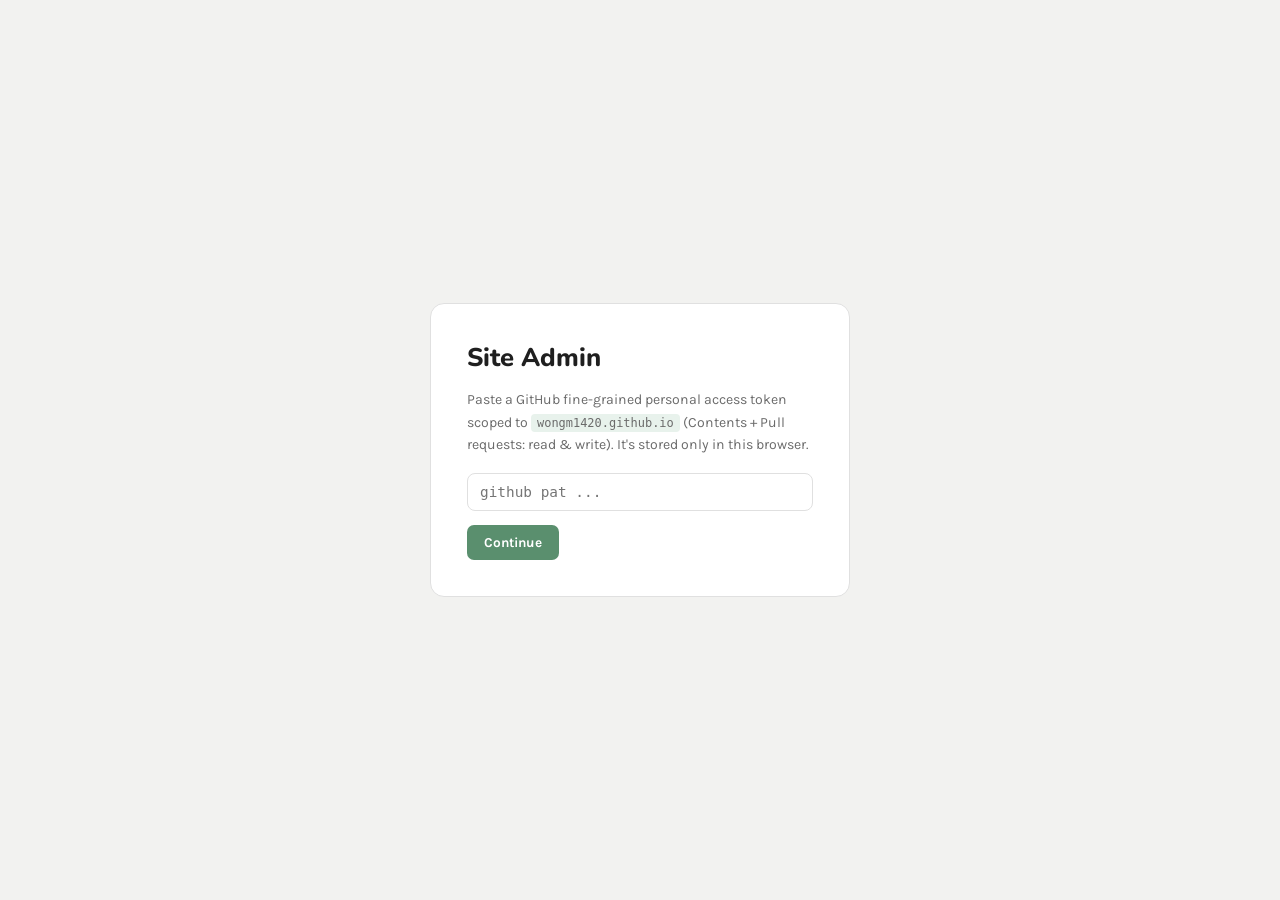
<file: admin/index.html>
<!DOCTYPE html>
<html lang="en">
<head>
  <meta charset="UTF-8" />
  <meta name="viewport" content="width=device-width, initial-scale=1.0" />
  <title>Admin · Jonathan Wong</title>
  <meta name="robots" content="noindex, nofollow">
  <link rel="preconnect" href="https://fonts.googleapis.com">
  <link href="https://fonts.googleapis.com/css2?family=Nunito:wght@400;600;700;800&family=Karla:wght@400;500;600;700&display=swap" rel="stylesheet">
  <link rel="stylesheet" href="admin.css">
</head>
<body>

  <div id="login-screen" class="login-screen">
    <div class="login-card">
      <h1>Site Admin</h1>
      <p>Paste a GitHub fine-grained personal access token scoped to <code>wongm1420.github.io</code> (Contents + Pull requests: read &amp; write). It's stored only in this browser.</p>
      <input type="password" id="token-input" placeholder="github_pat_..." autocomplete="off" />
      <button id="token-submit" class="btn btn-primary">Continue</button>
      <p id="login-error" class="error-text" hidden></p>
    </div>
  </div>

  <div id="app" class="app" hidden>
    <header class="app-header">
      <div class="app-header-title">
        <strong>Site Admin</strong>
        <span id="draft-status" class="draft-status">checking draft…</span>
      </div>
      <div class="app-header-actions">
        <button id="btn-preview" class="btn btn-secondary">Preview draft</button>
        <button id="btn-discard" class="btn btn-danger-outline">Discard draft</button>
        <button id="btn-publish" class="btn btn-primary">Publish</button>
        <button id="btn-logout" class="btn btn-ghost">Log out</button>
      </div>
    </header>

    <div class="app-body">
      <nav class="app-nav" id="app-nav"></nav>
      <main class="app-main" id="app-main">
        <p class="loading">Loading…</p>
      </main>
    </div>
  </div>

  <script src="admin.js"></script>
</body>
</html>
</file>
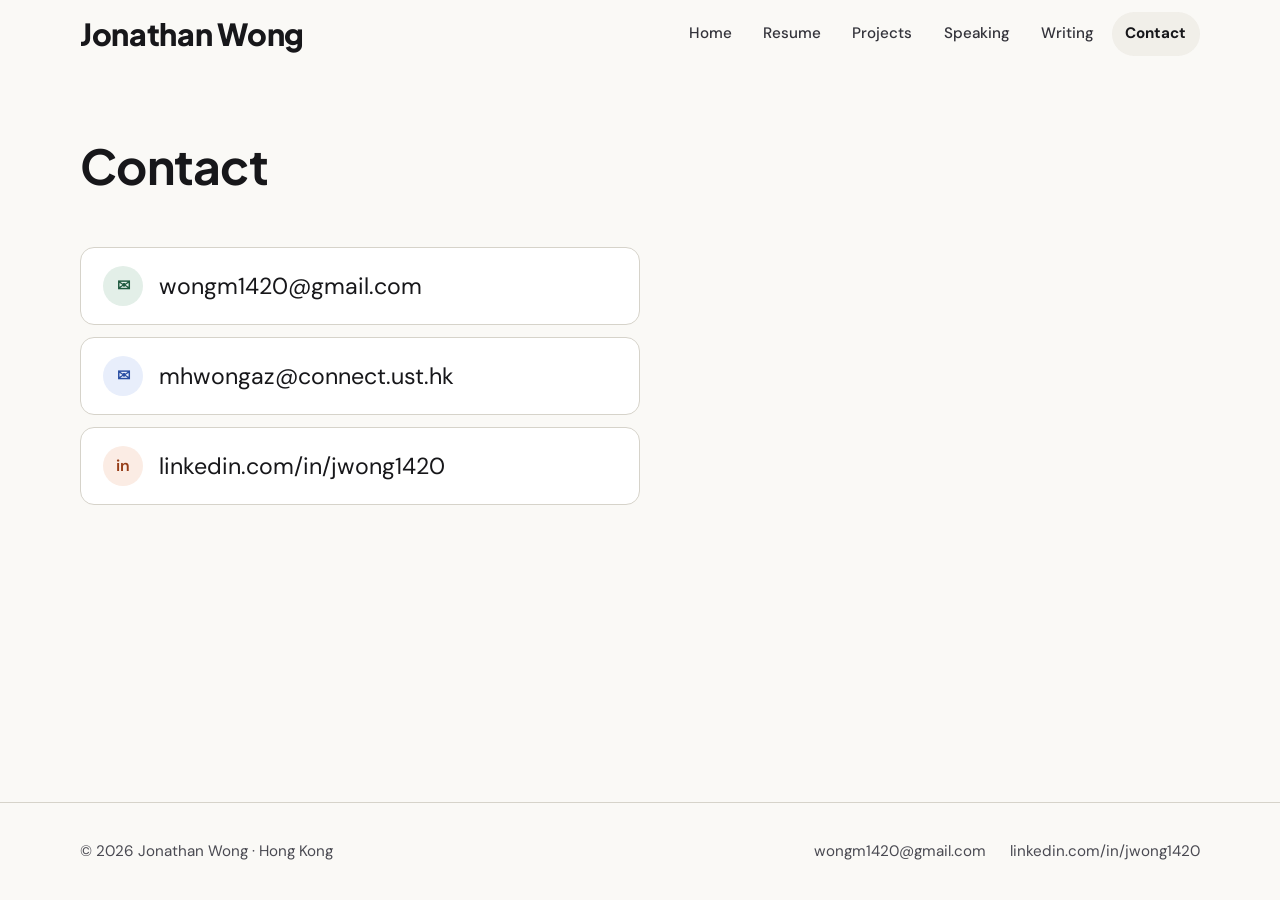
<file: contact.html>
<!DOCTYPE html>
<html lang="en">
<head>
  <meta charset="UTF-8" />
  <script>document.documentElement.classList.add("js")</script>
  <meta name="viewport" content="width=device-width, initial-scale=1.0" />
  <title>Contact — Jonathan Wong</title>
  <meta name="description" content="Get in touch with Jonathan Wong, BBA Global Business student at HKUST and co-founder of Zester, based in Hong Kong.">
  <link rel="canonical" href="https://wongm1420.github.io/contact.html">

  <!-- Open Graph -->
  <meta property="og:title" content="Contact — Jonathan Wong">
  <meta property="og:description" content="Get in touch with Jonathan Wong, BBA Global Business student at HKUST and co-founder of Zester, based in Hong Kong.">
  <meta property="og:image" content="https://wongm1420.github.io/assets/images/feature.jpg">
  <meta property="og:image:width" content="1600">
  <meta property="og:image:height" content="1066">
  <meta property="og:url" content="https://wongm1420.github.io/contact.html">
  <meta property="og:type" content="website">
  <meta property="og:site_name" content="Jonathan Wong">

  <!-- Twitter Card -->
  <meta name="twitter:card" content="summary_large_image">
  <meta name="twitter:title" content="Contact — Jonathan Wong">
  <meta name="twitter:description" content="Get in touch with Jonathan Wong, BBA Global Business student at HKUST and co-founder of Zester, based in Hong Kong.">
  <meta name="twitter:image" content="https://wongm1420.github.io/assets/images/feature.jpg">

  <link rel="preconnect" href="https://fonts.googleapis.com">
  <link rel="preconnect" href="https://fonts.gstatic.com" crossorigin>
  <meta name="theme-color" content="#faf9f6" media="(prefers-color-scheme: light)">
  <meta name="theme-color" content="#121214" media="(prefers-color-scheme: dark)">
  <link rel="icon" href="assets/images/favicon.svg" type="image/svg+xml">
  <link rel="icon" href="assets/images/favicon-32.png" type="image/png" sizes="32x32">
  <link rel="apple-touch-icon" href="assets/images/apple-touch-icon.png">
  <link href="https://fonts.googleapis.com/css2?family=DM+Sans:wght@400;500;600&family=Plus+Jakarta+Sans:wght@500;600;700;800&display=swap" rel="stylesheet">
  <link rel="stylesheet" href="assets/css/style.css">
</head>
<body data-page="contact">

  <a class="skip-link" href="#page-mount">Skip to content</a>
  <header class="site-header" id="header-mount"><div class="header-inner">
      <a class="brand" href="index.html">Jonathan Wong</a>
      <button class="nav-toggle" id="nav-toggle" aria-expanded="false" aria-controls="site-nav">Menu</button>
      <nav class="nav" id="site-nav" aria-label="Main"><ul class="nav-list"><li><a href="index.html">Home</a></li><li class="has-sub"><a href="resume.html">Resume</a><button class="sub-toggle" aria-expanded="false" aria-label="Show resume sections"></button><ul class="subnav"><li><a href="resume.html#education">Education</a></li><li><a href="resume.html#experience">Professional Experience</a></li><li><a href="resume.html#extracurriculars">Extracurriculars</a></li><li><a href="resume.html#projects">Projects</a></li><li><a href="resume.html#awards">Awards</a></li><li><a href="resume.html#publications">Works &amp; Publications</a></li><li><a href="resume.html#qualifications">Qualifications</a></li><li><a href="resume.html#volunteering">Volunteering</a></li><li><a href="resume.html#photography">Photography</a></li></ul></li><li><a href="projects.html">Projects</a></li><li><a href="speaking.html">Speaking</a></li><li><a href="writing.html">Writing</a></li><li><a href="contact.html" aria-current="page">Contact</a></li></ul></nav>
    </div></header>

  <main class="main" id="page-mount">
    <div class="page-header"><h1>Contact</h1></div>
    <section id="contact-links">
      <ul class="contact-page-list">
        <li><a href="mailto:wongm1420@gmail.com"><span class="icon">✉</span>wongm1420@gmail.com</a></li><li><a href="mailto:mhwongaz@connect.ust.hk"><span class="icon">✉</span>mhwongaz@connect.ust.hk</a></li><li><a href="https://linkedin.com/in/jwong1420"><span class="icon">in</span>linkedin.com/in/jwong1420</a></li>
      </ul>
    </section>
  </main>

  <footer class="site-footer" id="footer-mount"><div class="footer-inner">
      <span>© 2026 Jonathan Wong · Hong Kong</span>
      <ul class="footer-links"><li><a href="mailto:wongm1420@gmail.com">wongm1420@gmail.com</a></li><li><a href="https://linkedin.com/in/jwong1420" target="_blank" rel="noopener">linkedin.com/in/jwong1420</a></li></ul>
    </div></footer>

  <script src="assets/js/main.js"></script>
</body>
</html>
</file>
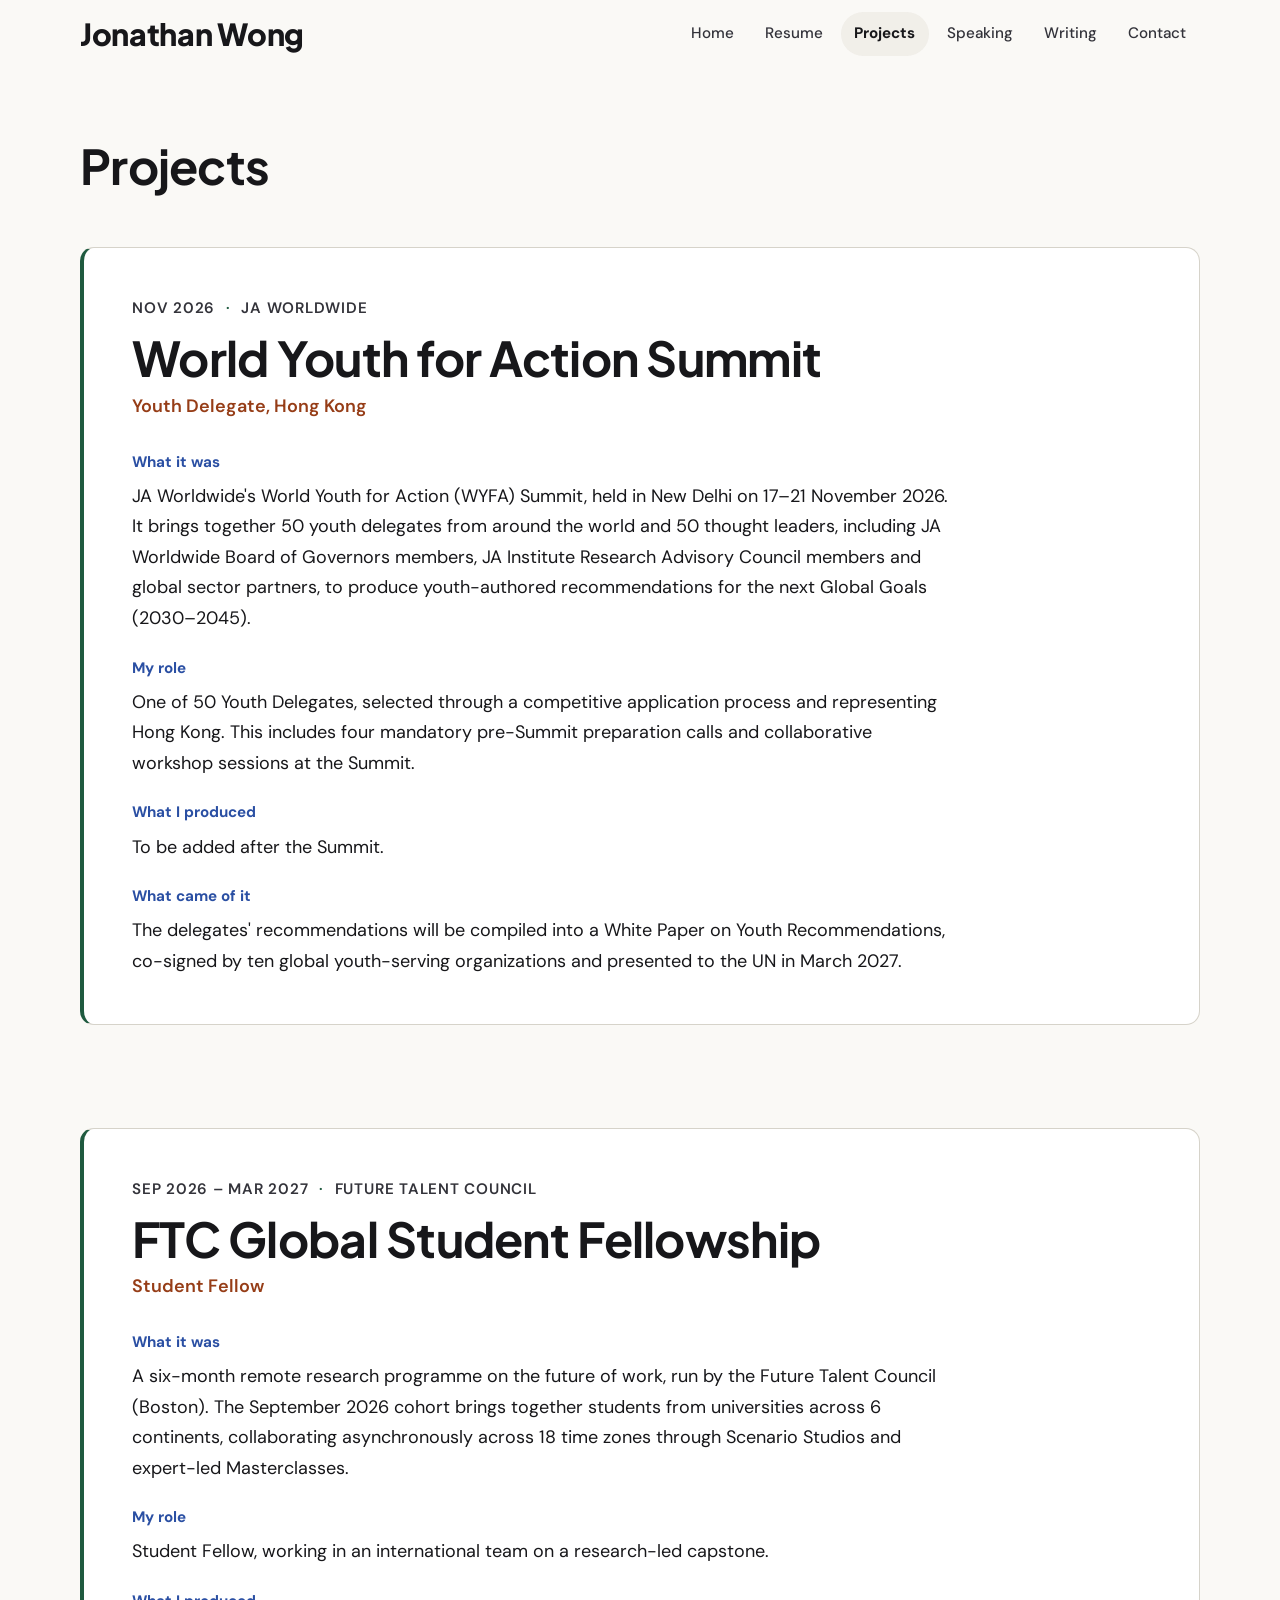
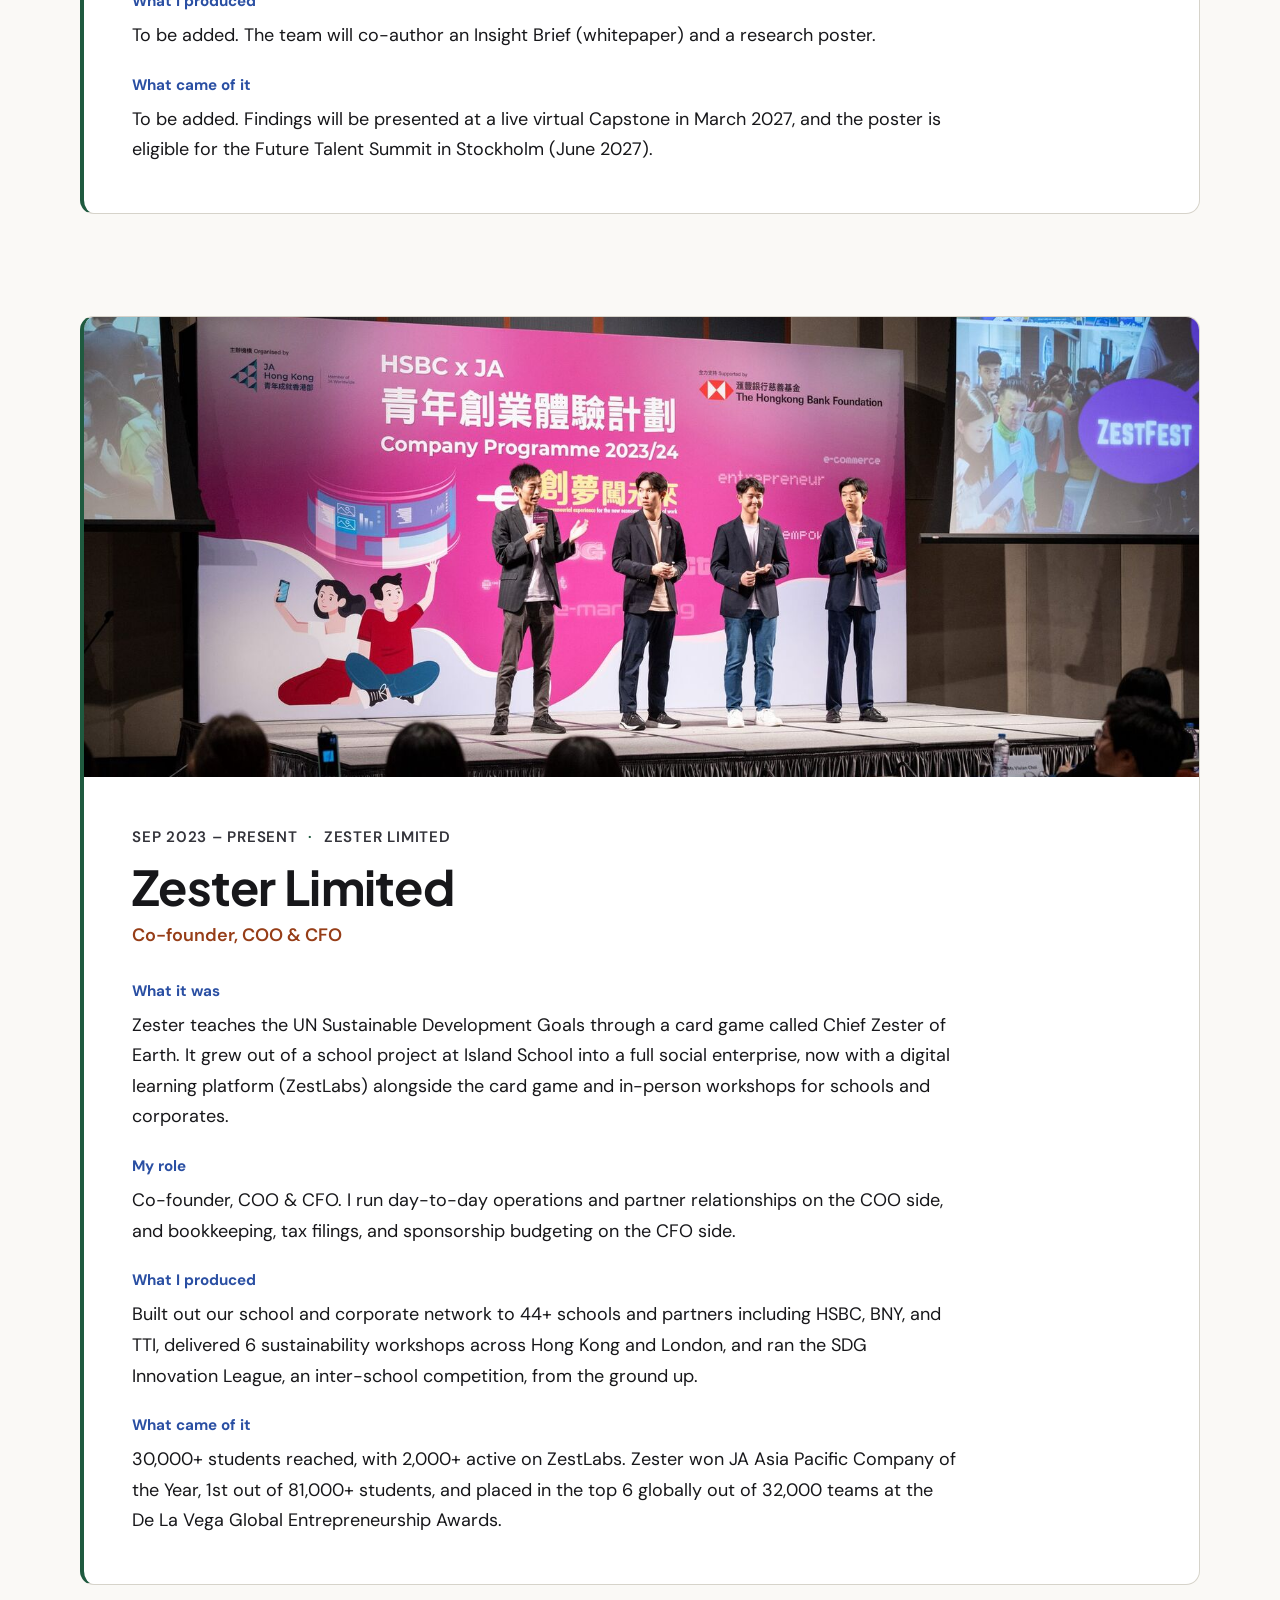
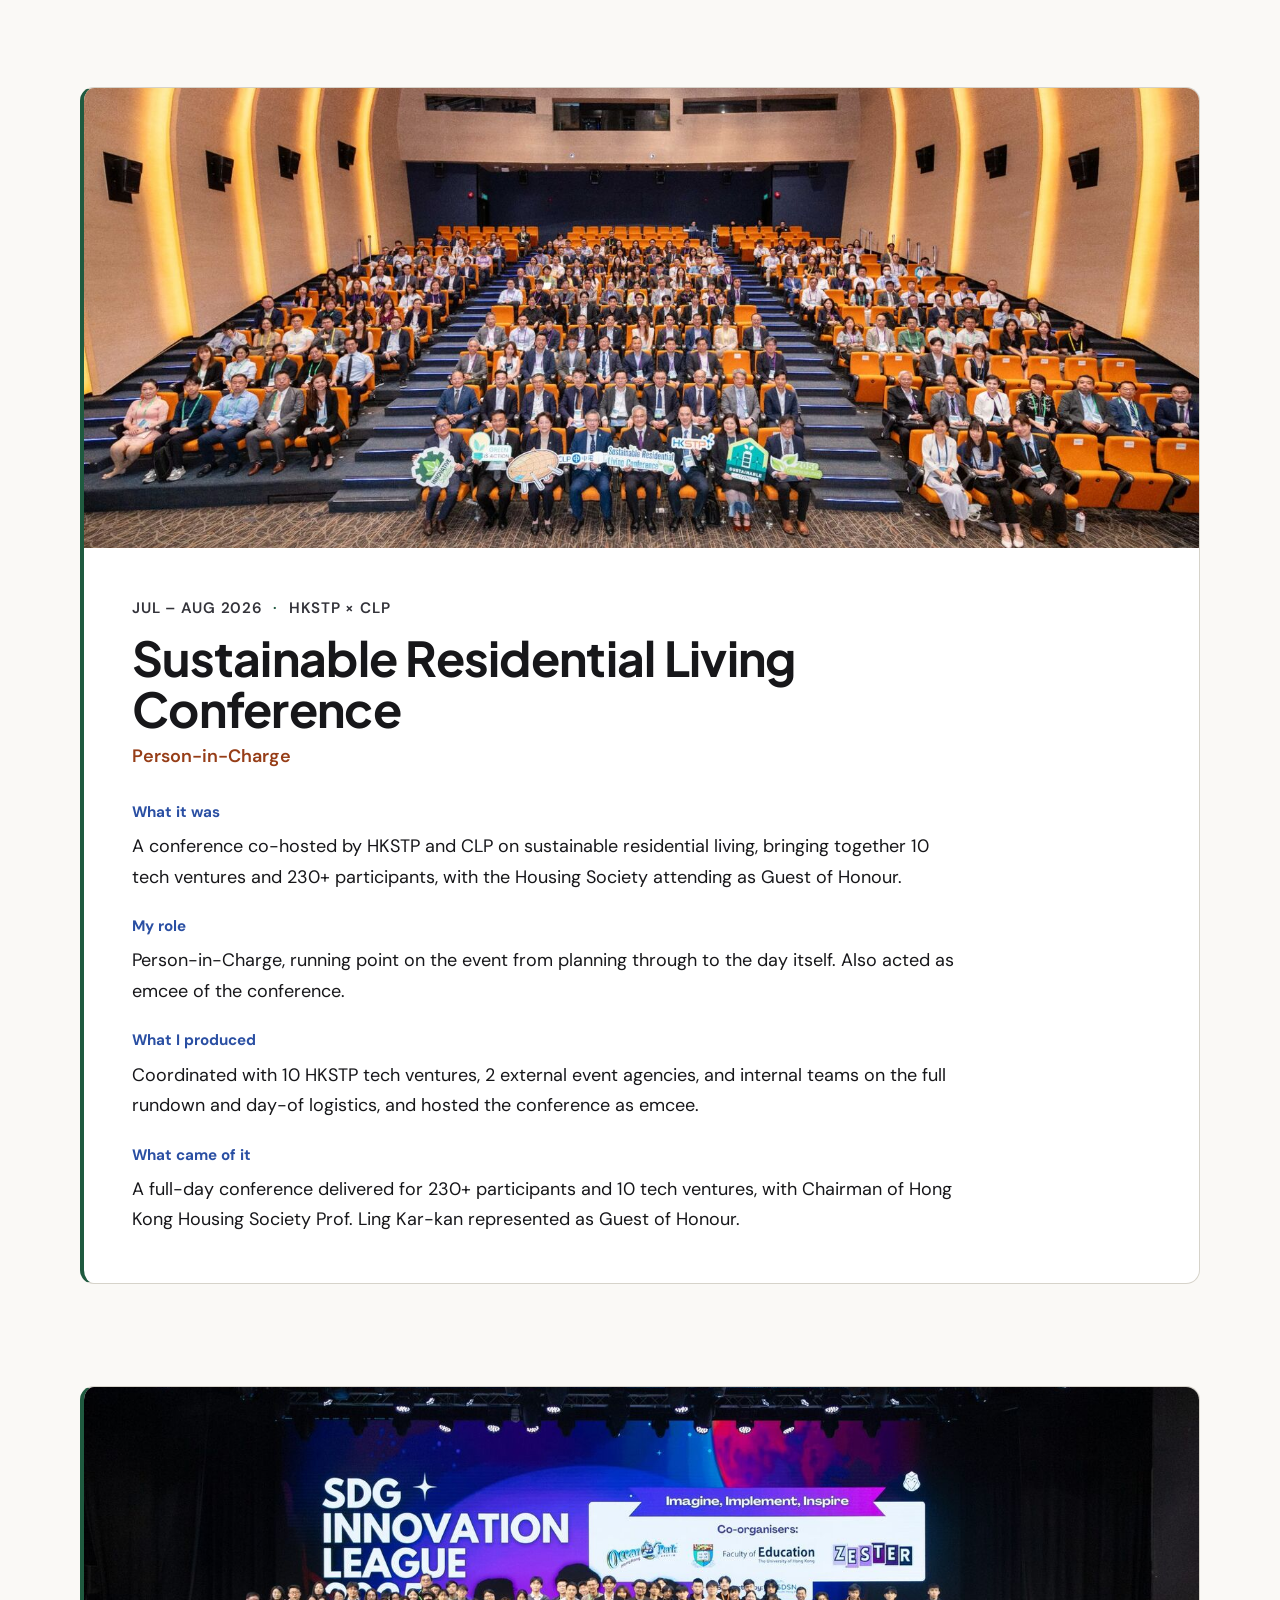
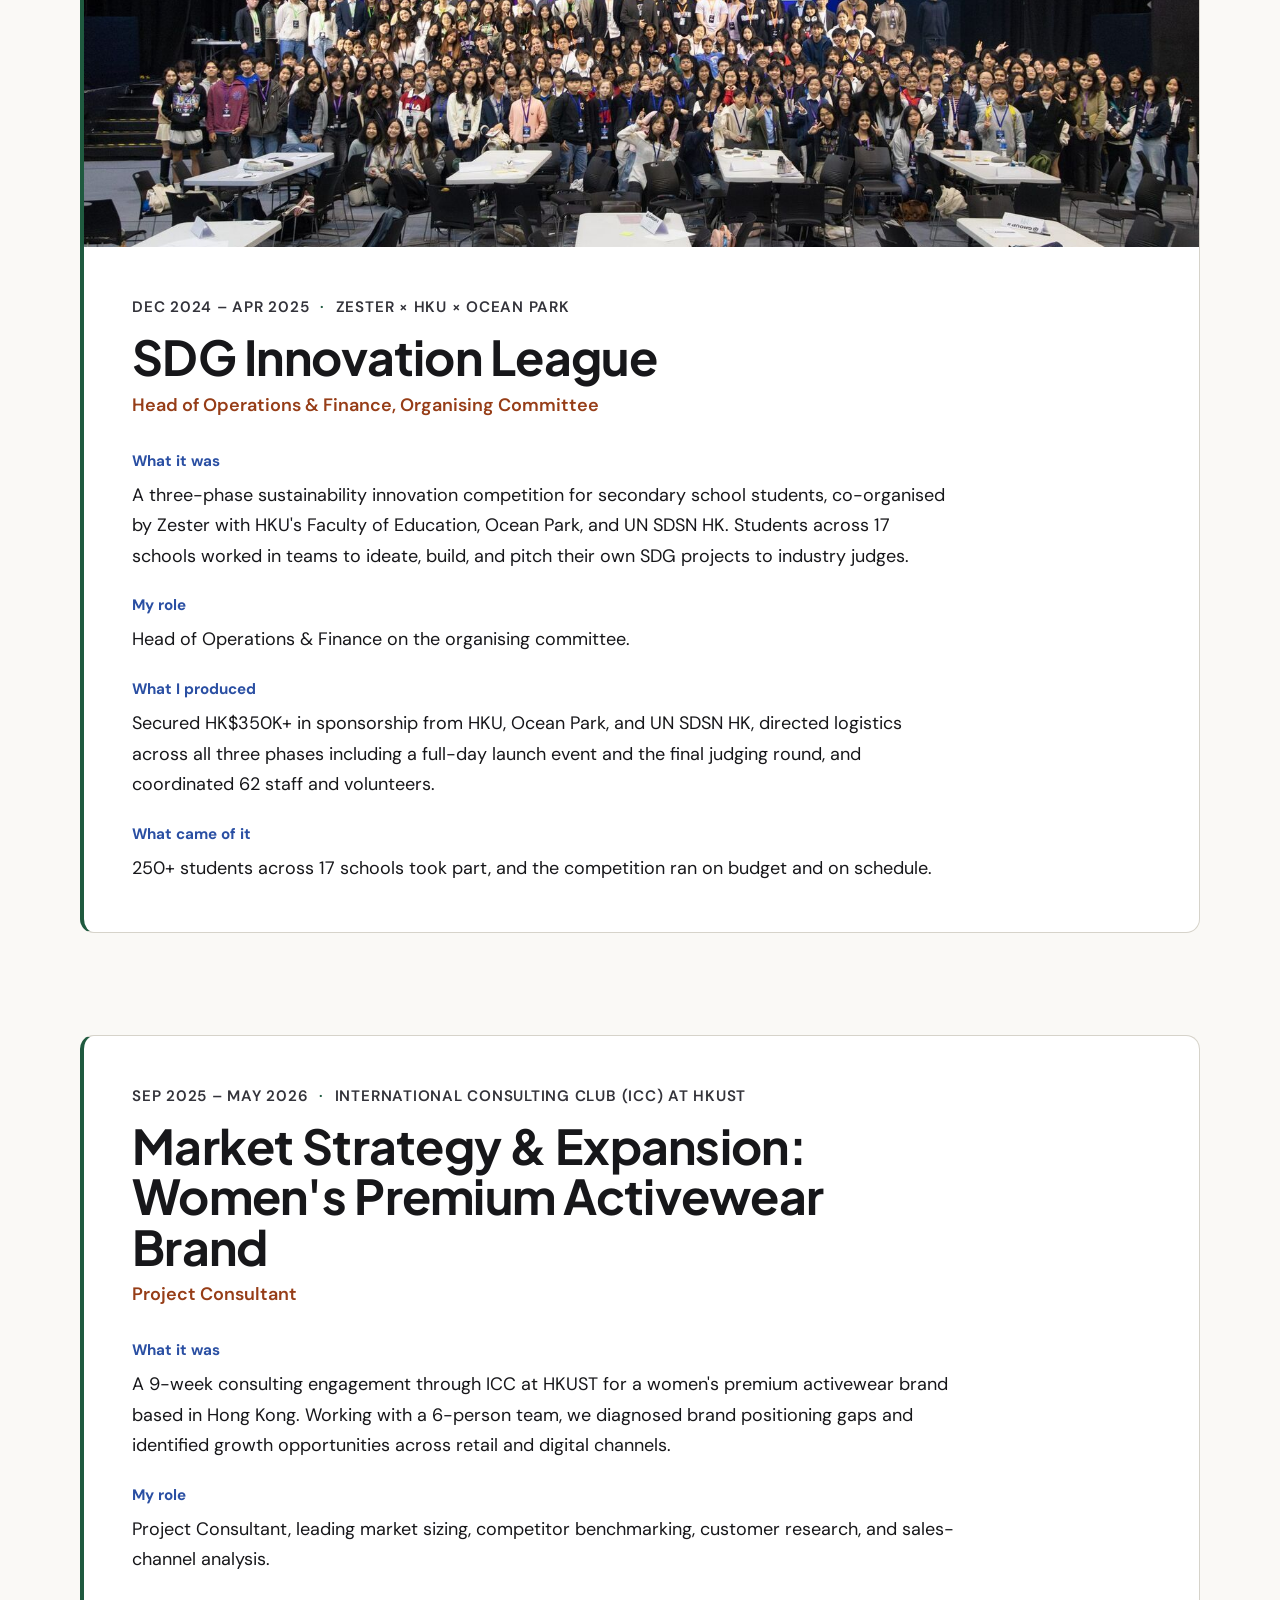
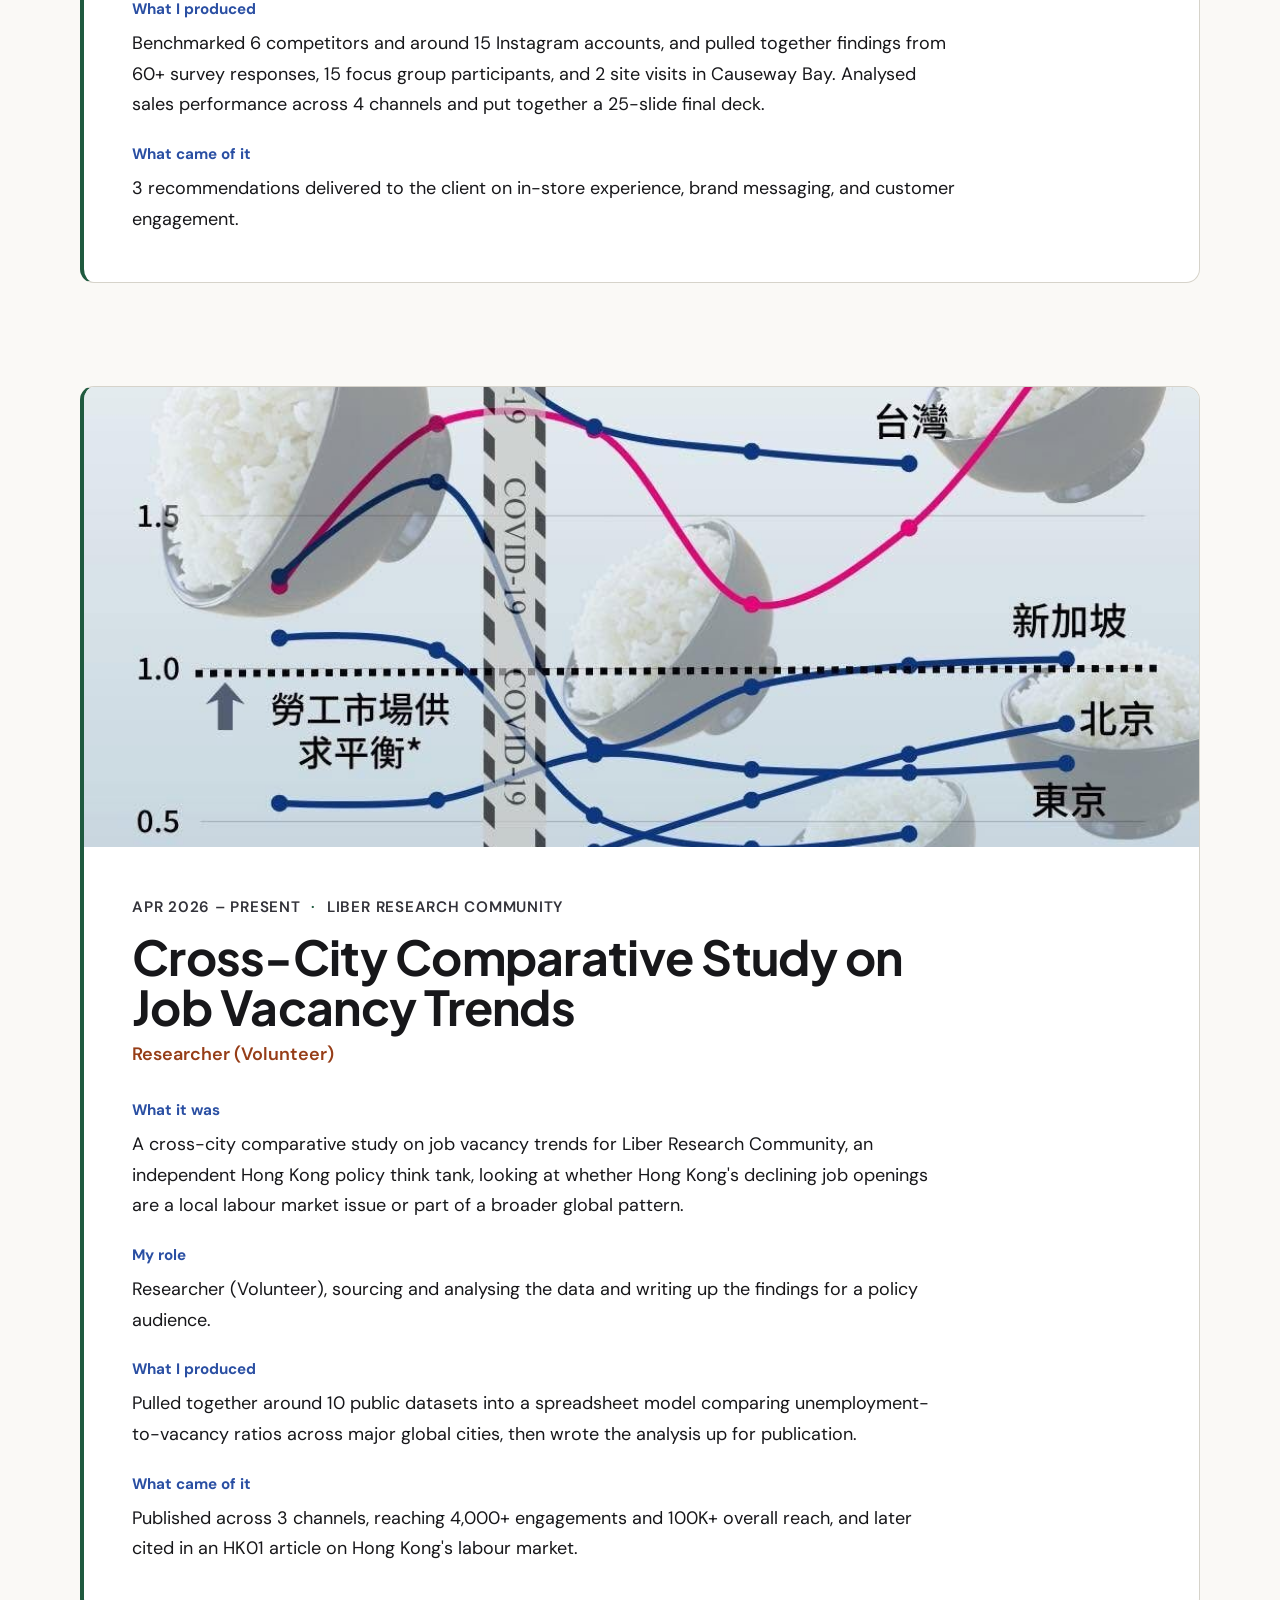
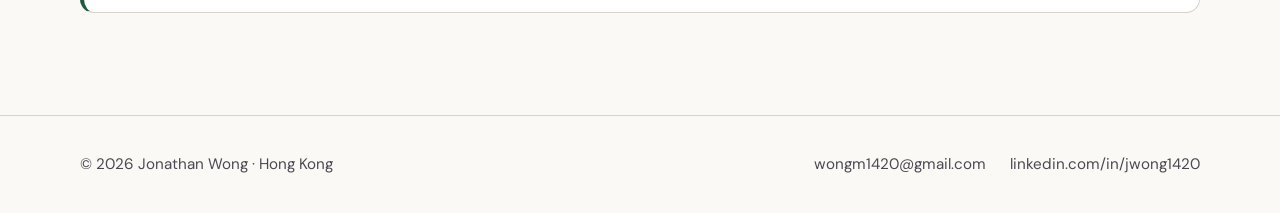
<file: projects.html>
<!DOCTYPE html>
<html lang="en">
<head>
  <meta charset="UTF-8" />
  <script>document.documentElement.classList.add("js")</script>
  <meta name="viewport" content="width=device-width, initial-scale=1.0" />
  <title>Projects — Jonathan Wong | Zester, SDG Innovation League</title>
  <meta name="description" content="Case studies from Jonathan Wong's work on Zester, the HKSTP x CLP Sustainable Residential Living Conference, and the SDG Innovation League in Hong Kong.">
  <link rel="canonical" href="https://wongm1420.github.io/projects.html">

  <!-- Open Graph -->
  <meta property="og:title" content="Projects — Jonathan Wong | Zester, SDG Innovation League">
  <meta property="og:description" content="Case studies from Jonathan Wong's work on Zester, the HKSTP x CLP Sustainable Residential Living Conference, and the SDG Innovation League in Hong Kong.">
  <meta property="og:image" content="https://wongm1420.github.io/assets/images/feature.jpg">
  <meta property="og:image:width" content="1600">
  <meta property="og:image:height" content="1066">
  <meta property="og:url" content="https://wongm1420.github.io/projects.html">
  <meta property="og:type" content="website">
  <meta property="og:site_name" content="Jonathan Wong">

  <!-- Twitter Card -->
  <meta name="twitter:card" content="summary_large_image">
  <meta name="twitter:title" content="Projects — Jonathan Wong | Zester, SDG Innovation League">
  <meta name="twitter:description" content="Case studies from Jonathan Wong's work on Zester, the HKSTP x CLP Sustainable Residential Living Conference, and the SDG Innovation League in Hong Kong.">
  <meta name="twitter:image" content="https://wongm1420.github.io/assets/images/feature.jpg">

  <link rel="preconnect" href="https://fonts.googleapis.com">
  <link rel="preconnect" href="https://fonts.gstatic.com" crossorigin>
  <meta name="theme-color" content="#faf9f6" media="(prefers-color-scheme: light)">
  <meta name="theme-color" content="#121214" media="(prefers-color-scheme: dark)">
  <link rel="icon" href="assets/images/favicon.svg" type="image/svg+xml">
  <link rel="icon" href="assets/images/favicon-32.png" type="image/png" sizes="32x32">
  <link rel="apple-touch-icon" href="assets/images/apple-touch-icon.png">
  <link href="https://fonts.googleapis.com/css2?family=DM+Sans:wght@400;500;600&family=Plus+Jakarta+Sans:wght@500;600;700;800&display=swap" rel="stylesheet">
  <link rel="stylesheet" href="assets/css/style.css">
</head>
<body data-page="projects">

  <a class="skip-link" href="#page-mount">Skip to content</a>
  <header class="site-header" id="header-mount"><div class="header-inner">
      <a class="brand" href="index.html">Jonathan Wong</a>
      <button class="nav-toggle" id="nav-toggle" aria-expanded="false" aria-controls="site-nav">Menu</button>
      <nav class="nav" id="site-nav" aria-label="Main"><ul class="nav-list"><li><a href="index.html">Home</a></li><li class="has-sub"><a href="resume.html">Resume</a><button class="sub-toggle" aria-expanded="false" aria-label="Show resume sections"></button><ul class="subnav"><li><a href="resume.html#education">Education</a></li><li><a href="resume.html#experience">Professional Experience</a></li><li><a href="resume.html#extracurriculars">Extracurriculars</a></li><li><a href="resume.html#projects">Projects</a></li><li><a href="resume.html#awards">Awards</a></li><li><a href="resume.html#publications">Works &amp; Publications</a></li><li><a href="resume.html#qualifications">Qualifications</a></li><li><a href="resume.html#volunteering">Volunteering</a></li><li><a href="resume.html#photography">Photography</a></li></ul></li><li><a href="projects.html" aria-current="page">Projects</a></li><li><a href="speaking.html">Speaking</a></li><li><a href="writing.html">Writing</a></li><li><a href="contact.html">Contact</a></li></ul></nav>
    </div></header>

  <main class="main" id="page-mount">
    <div class="page-header"><h1>Projects</h1></div>
    <section id="wyfa-youth-delegate">
    <article class="case-study">
      
      <div class="case-study-body">
        <div class="case-study-meta">Nov 2026 <span class="dot">·</span> JA Worldwide</div>
        <h2>World Youth for Action Summit</h2>
        <div class="role">Youth Delegate, Hong Kong</div>
        <div class="case-study-grid">
          <div class="case-study-field"><h4>What it was</h4><p>JA Worldwide's World Youth for Action (WYFA) Summit, held in New Delhi on 17–21 November 2026. It brings together 50 youth delegates from around the world and 50 thought leaders, including JA Worldwide Board of Governors members, JA Institute Research Advisory Council members and global sector partners, to produce youth-authored recommendations for the next Global Goals (2030–2045).</p></div><div class="case-study-field"><h4>My role</h4><p>One of 50 Youth Delegates, selected through a competitive application process and representing Hong Kong. This includes four mandatory pre-Summit preparation calls and collaborative workshop sessions at the Summit.</p></div><div class="case-study-field"><h4>What I produced</h4><p>To be added after the Summit.</p></div><div class="case-study-field"><h4>What came of it</h4><p>The delegates' recommendations will be compiled into a White Paper on Youth Recommendations, co-signed by ten global youth-serving organizations and presented to the UN in March 2027.</p></div>
        </div>
      </div>
    </article>
  </section><section id="ftc-student-fellowship">
    <article class="case-study">
      
      <div class="case-study-body">
        <div class="case-study-meta">Sep 2026 – Mar 2027 <span class="dot">·</span> Future Talent Council</div>
        <h2>FTC Global Student Fellowship</h2>
        <div class="role">Student Fellow</div>
        <div class="case-study-grid">
          <div class="case-study-field"><h4>What it was</h4><p>A six-month remote research programme on the future of work, run by the Future Talent Council (Boston). The September 2026 cohort brings together students from universities across 6 continents, collaborating asynchronously across 18 time zones through Scenario Studios and expert-led Masterclasses.</p></div><div class="case-study-field"><h4>My role</h4><p>Student Fellow, working in an international team on a research-led capstone.</p></div><div class="case-study-field"><h4>What I produced</h4><p>To be added. The team will co-author an Insight Brief (whitepaper) and a research poster.</p></div><div class="case-study-field"><h4>What came of it</h4><p>To be added. Findings will be presented at a live virtual Capstone in March 2027, and the poster is eligible for the Future Talent Summit in Stockholm (June 2027).</p></div>
        </div>
      </div>
    </article>
  </section><section id="zester">
    <article class="case-study">
      <img class="case-study-img" src="assets/images/gallery/photo2.jpg" alt="Zester at the JA Hong Kong Company of the Year finals" loading="lazy" decoding="async">
      <div class="case-study-body">
        <div class="case-study-meta">Sep 2023 – Present <span class="dot">·</span> Zester Limited</div>
        <h2>Zester Limited</h2>
        <div class="role">Co-founder, COO &amp; CFO</div>
        <div class="case-study-grid">
          <div class="case-study-field"><h4>What it was</h4><p>Zester teaches the UN Sustainable Development Goals through a card game called Chief Zester of Earth. It grew out of a school project at Island School into a full social enterprise, now with a digital learning platform (ZestLabs) alongside the card game and in-person workshops for schools and corporates.</p></div><div class="case-study-field"><h4>My role</h4><p>Co-founder, COO &amp; CFO. I run day-to-day operations and partner relationships on the COO side, and bookkeeping, tax filings, and sponsorship budgeting on the CFO side.</p></div><div class="case-study-field"><h4>What I produced</h4><p>Built out our school and corporate network to 44+ schools and partners including HSBC, BNY, and TTI, delivered 6 sustainability workshops across Hong Kong and London, and ran the SDG Innovation League, an inter-school competition, from the ground up.</p></div><div class="case-study-field"><h4>What came of it</h4><p>30,000+ students reached, with 2,000+ active on ZestLabs. Zester won JA Asia Pacific Company of the Year, 1st out of 81,000+ students, and placed in the top 6 globally out of 32,000 teams at the De La Vega Global Entrepreneurship Awards.</p></div>
        </div>
      </div>
    </article>
  </section><section id="hkstp-clp-conference">
    <article class="case-study">
      <img class="case-study-img" src="assets/images/uploads/1788877947834-20260820-j0146.jpg" alt="Group photo from the HKSTP x CLP Sustainable Residential Living Conference" loading="lazy" decoding="async">
      <div class="case-study-body">
        <div class="case-study-meta">Jul – Aug 2026 <span class="dot">·</span> HKSTP × CLP</div>
        <h2>Sustainable Residential Living Conference</h2>
        <div class="role">Person-in-Charge</div>
        <div class="case-study-grid">
          <div class="case-study-field"><h4>What it was</h4><p>A conference co-hosted by HKSTP and CLP on sustainable residential living, bringing together 10 tech ventures and 230+ participants, with the Housing Society attending as Guest of Honour.</p></div><div class="case-study-field"><h4>My role</h4><p>Person-in-Charge, running point on the event from planning through to the day itself. Also acted as emcee of the conference.</p></div><div class="case-study-field"><h4>What I produced</h4><p>Coordinated with 10 HKSTP tech ventures, 2 external event agencies, and internal teams on the full rundown and day-of logistics, and hosted the conference as emcee.</p></div><div class="case-study-field"><h4>What came of it</h4><p>A full-day conference delivered for 230+ participants and 10 tech ventures, with Chairman of Hong Kong Housing Society Prof. Ling Kar-kan represented as Guest of Honour.</p></div>
        </div>
      </div>
    </article>
  </section><section id="sdg-innovation-league">
    <article class="case-study">
      <img class="case-study-img" src="assets/images/gallery/photo4.jpg" alt="SDG Innovation League event" loading="lazy" decoding="async">
      <div class="case-study-body">
        <div class="case-study-meta">Dec 2024 – Apr 2025 <span class="dot">·</span> Zester × HKU × Ocean Park</div>
        <h2>SDG Innovation League</h2>
        <div class="role">Head of Operations &amp; Finance, Organising Committee</div>
        <div class="case-study-grid">
          <div class="case-study-field"><h4>What it was</h4><p>A three-phase sustainability innovation competition for secondary school students, co-organised by Zester with HKU's Faculty of Education, Ocean Park, and UN SDSN HK. Students across 17 schools worked in teams to ideate, build, and pitch their own SDG projects to industry judges.</p></div><div class="case-study-field"><h4>My role</h4><p>Head of Operations &amp; Finance on the organising committee.</p></div><div class="case-study-field"><h4>What I produced</h4><p>Secured HK$350K+ in sponsorship from HKU, Ocean Park, and UN SDSN HK, directed logistics across all three phases including a full-day launch event and the final judging round, and coordinated 62 staff and volunteers.</p></div><div class="case-study-field"><h4>What came of it</h4><p>250+ students across 17 schools took part, and the competition ran on budget and on schedule.</p></div>
        </div>
      </div>
    </article>
  </section><section id="activewear">
    <article class="case-study">
      
      <div class="case-study-body">
        <div class="case-study-meta">Sep 2025 – May 2026 <span class="dot">·</span> International Consulting Club (ICC) at HKUST</div>
        <h2>Market Strategy &amp; Expansion: Women's Premium Activewear Brand</h2>
        <div class="role">Project Consultant</div>
        <div class="case-study-grid">
          <div class="case-study-field"><h4>What it was</h4><p>A 9-week consulting engagement through ICC at HKUST for a women's premium activewear brand based in Hong Kong. Working with a 6-person team, we diagnosed brand positioning gaps and identified growth opportunities across retail and digital channels.</p></div><div class="case-study-field"><h4>My role</h4><p>Project Consultant, leading market sizing, competitor benchmarking, customer research, and sales-channel analysis.</p></div><div class="case-study-field"><h4>What I produced</h4><p>Benchmarked 6 competitors and around 15 Instagram accounts, and pulled together findings from 60+ survey responses, 15 focus group participants, and 2 site visits in Causeway Bay. Analysed sales performance across 4 channels and put together a 25-slide final deck.</p></div><div class="case-study-field"><h4>What came of it</h4><p>3 recommendations delivered to the client on in-store experience, brand messaging, and customer engagement.</p></div>
        </div>
      </div>
    </article>
  </section><section id="job-vacancy-study">
    <article class="case-study">
      <img class="case-study-img" src="assets/images/uploads/1788878449522-701312128-1423944376437330-4825918041833044530-n.jpg" alt="Social media post announcing the cross-city job vacancy study" loading="lazy" decoding="async">
      <div class="case-study-body">
        <div class="case-study-meta">Apr 2026 – Present <span class="dot">·</span> Liber Research Community</div>
        <h2>Cross-City Comparative Study on Job Vacancy Trends</h2>
        <div class="role">Researcher (Volunteer)</div>
        <div class="case-study-grid">
          <div class="case-study-field"><h4>What it was</h4><p>A cross-city comparative study on job vacancy trends for Liber Research Community, an independent Hong Kong policy think tank, looking at whether Hong Kong's declining job openings are a local labour market issue or part of a broader global pattern.</p></div><div class="case-study-field"><h4>My role</h4><p>Researcher (Volunteer), sourcing and analysing the data and writing up the findings for a policy audience.</p></div><div class="case-study-field"><h4>What I produced</h4><p>Pulled together around 10 public datasets into a spreadsheet model comparing unemployment-to-vacancy ratios across major global cities, then wrote the analysis up for publication.</p></div><div class="case-study-field"><h4>What came of it</h4><p>Published across 3 channels, reaching 4,000+ engagements and 100K+ overall reach, and later cited in an HK01 article on Hong Kong's labour market.</p></div>
        </div>
      </div>
    </article>
  </section>
  </main>

  <footer class="site-footer" id="footer-mount"><div class="footer-inner">
      <span>© 2026 Jonathan Wong · Hong Kong</span>
      <ul class="footer-links"><li><a href="mailto:wongm1420@gmail.com">wongm1420@gmail.com</a></li><li><a href="https://linkedin.com/in/jwong1420" target="_blank" rel="noopener">linkedin.com/in/jwong1420</a></li></ul>
    </div></footer>

  <script src="assets/js/main.js"></script>
</body>
</html>
</file>
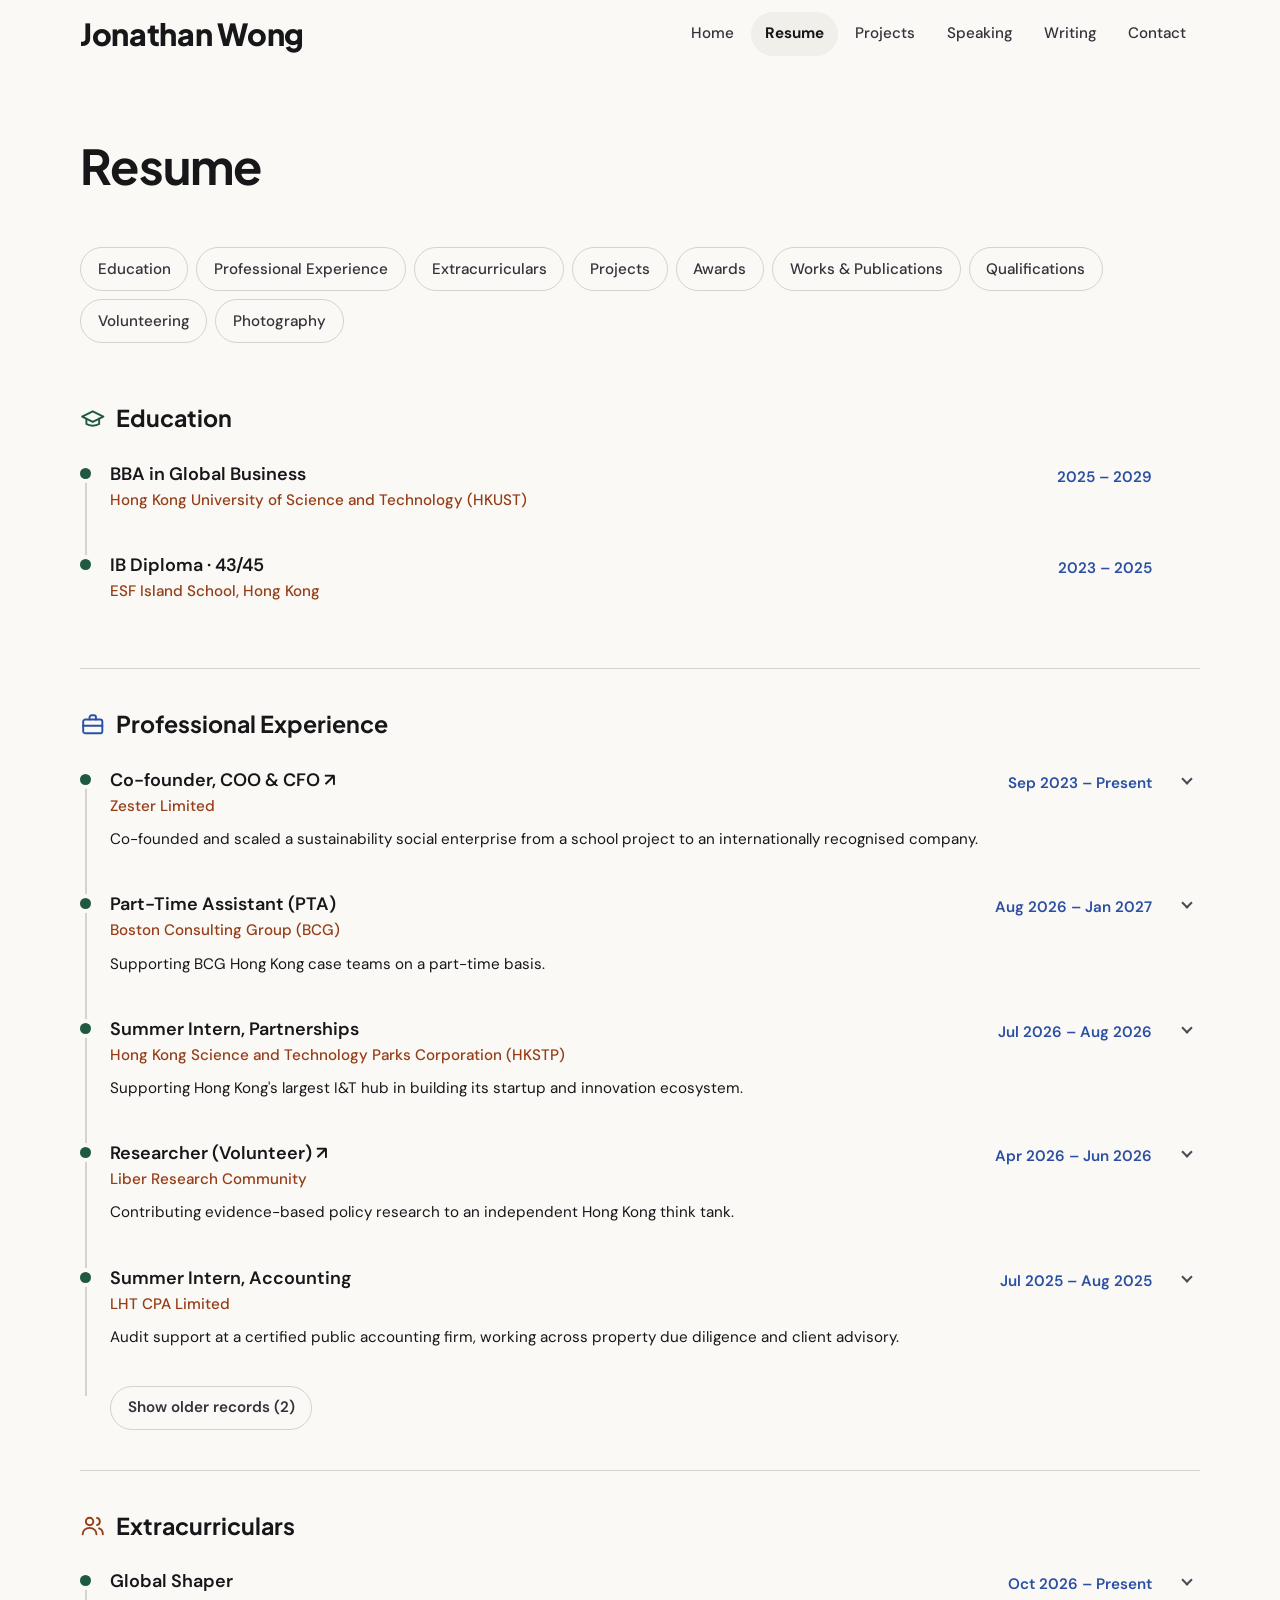
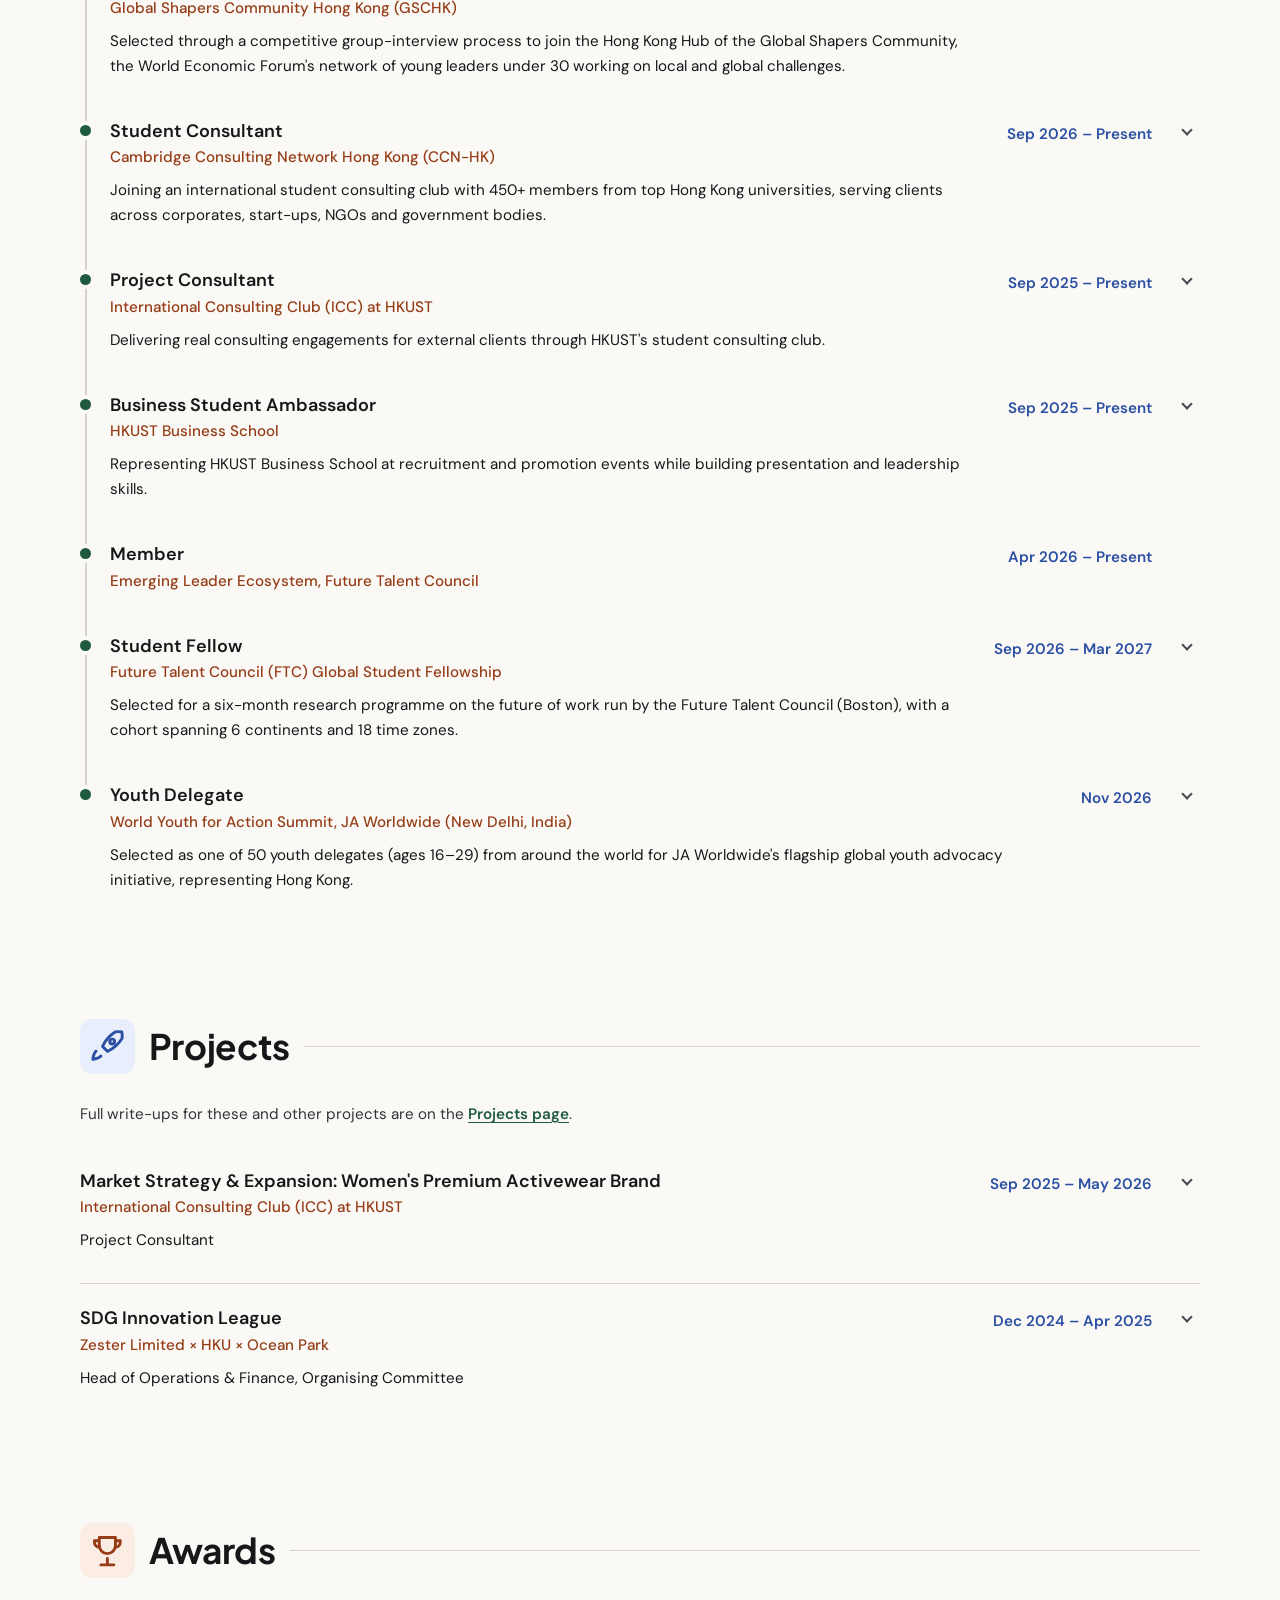
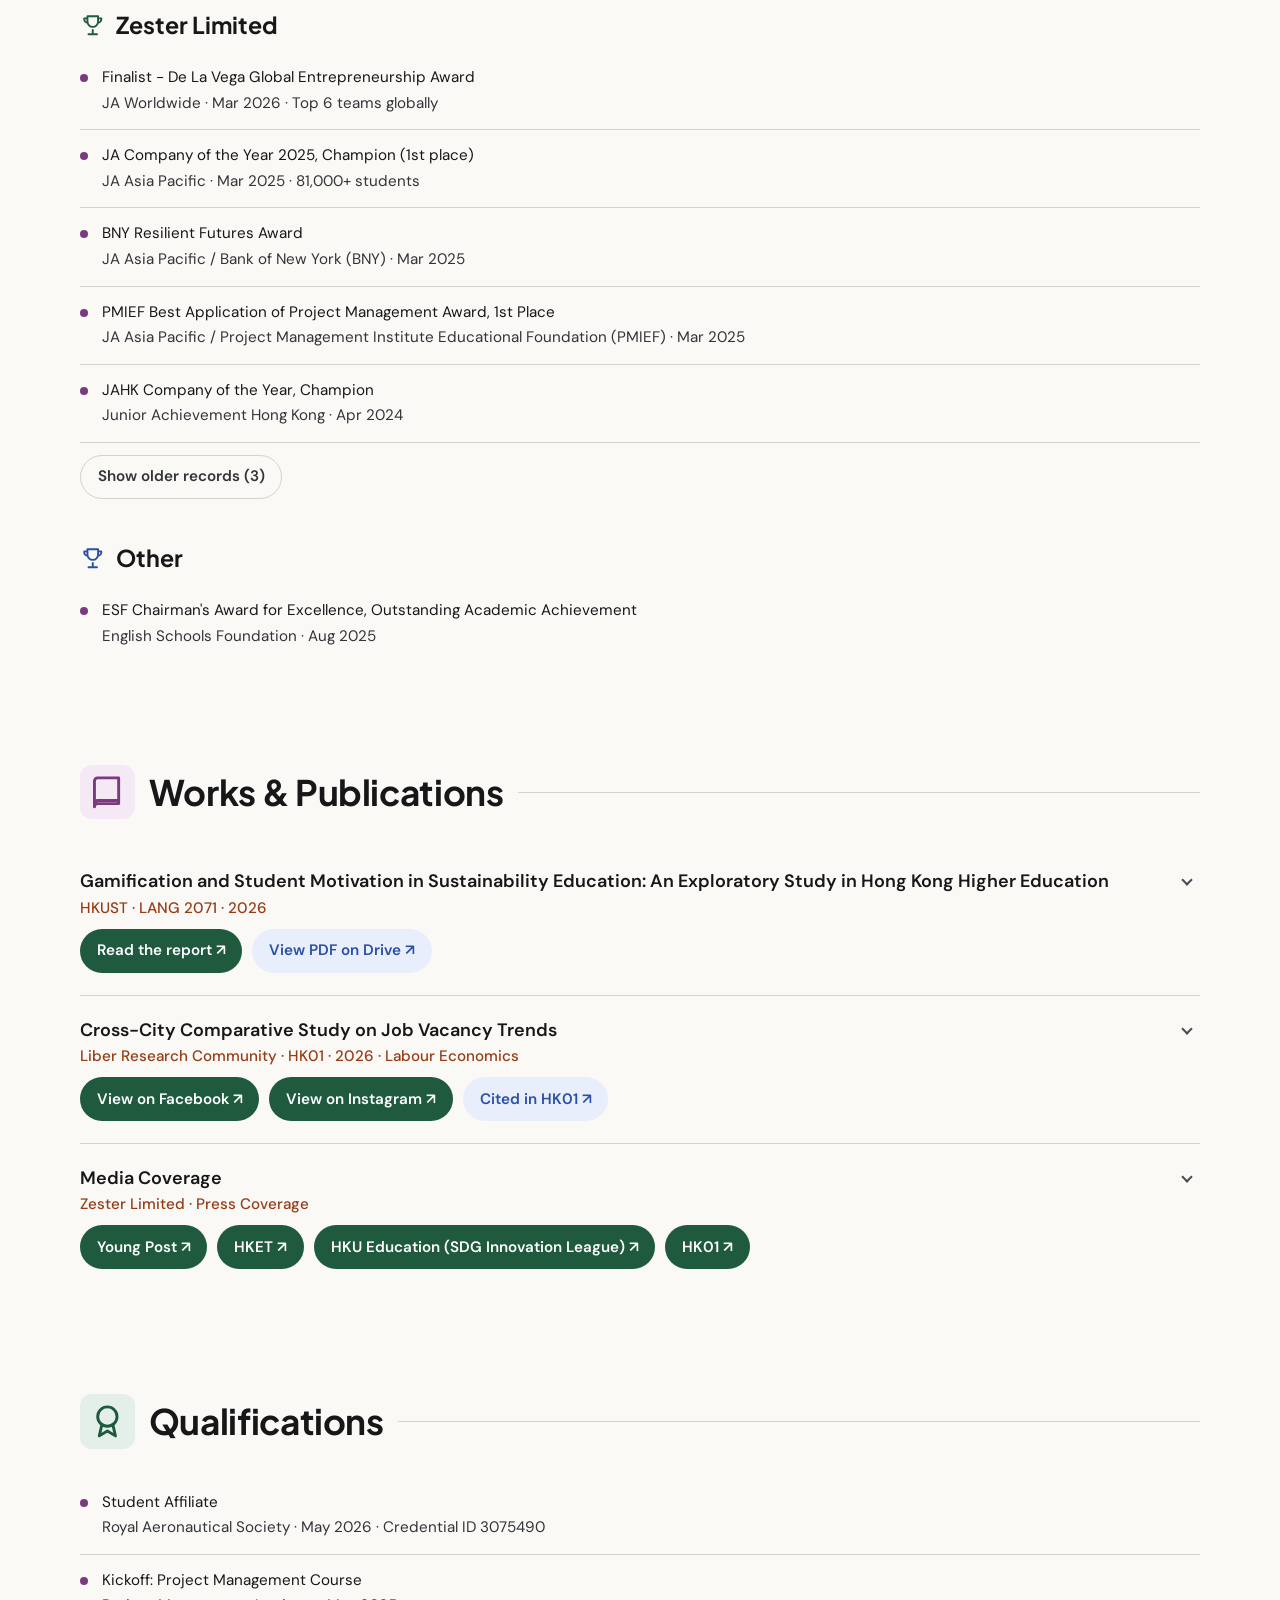
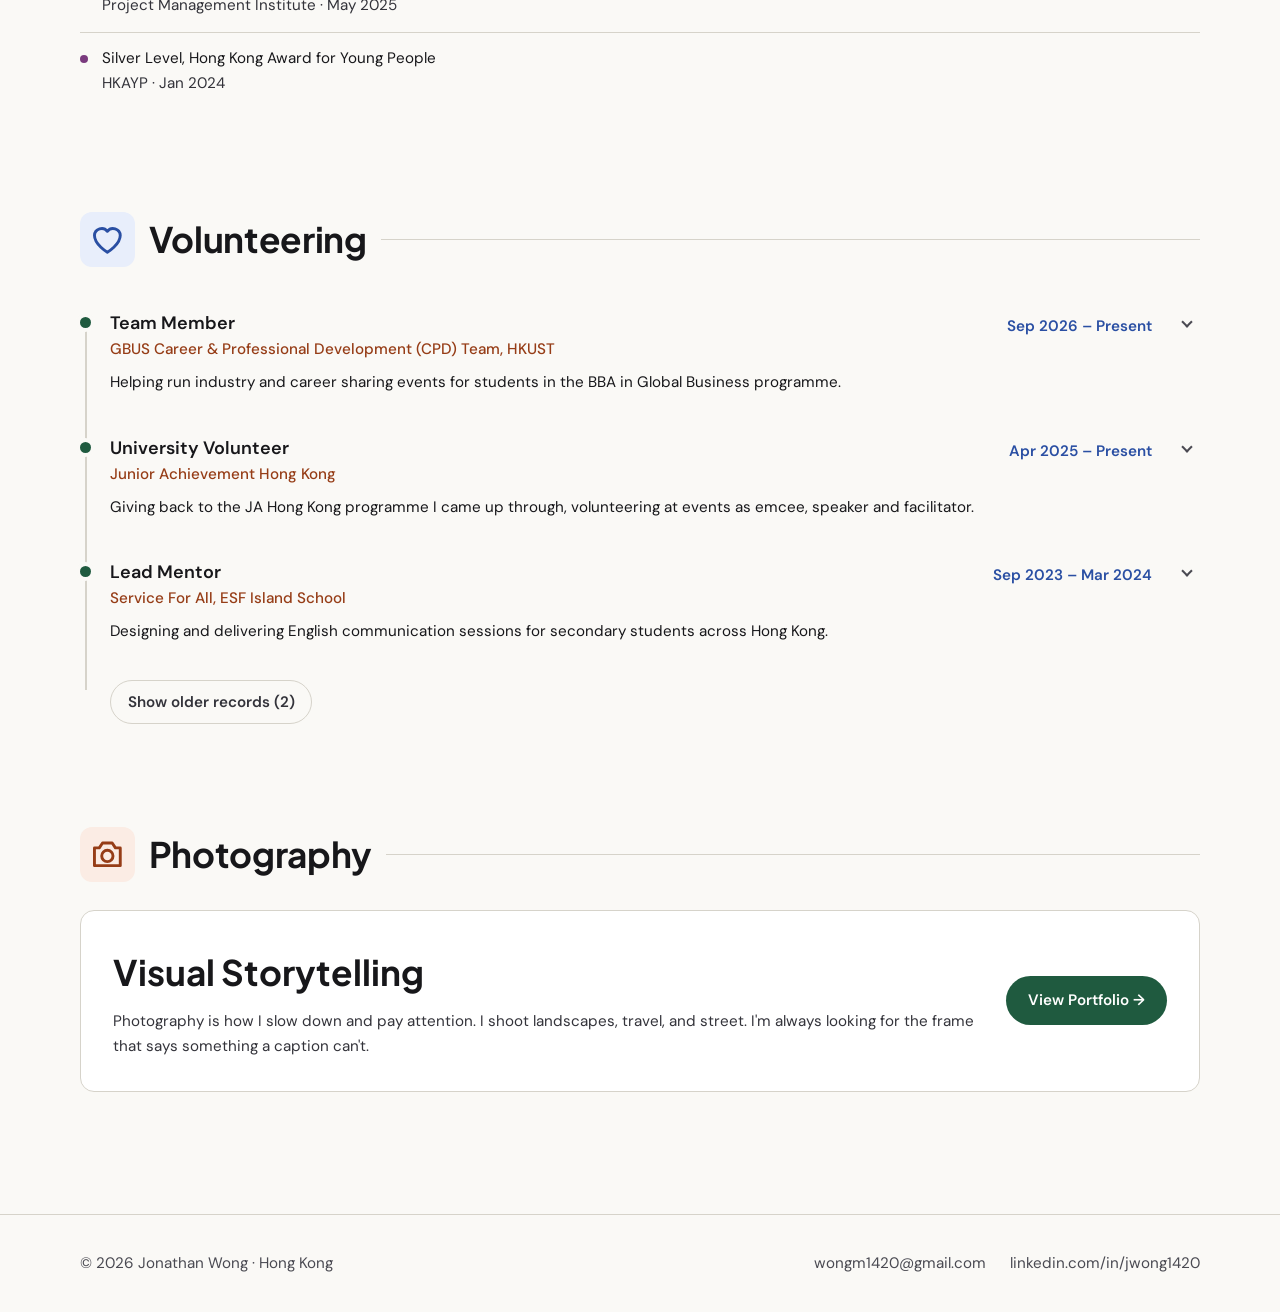
<file: resume.html>
<!DOCTYPE html>
<html lang="en">
<head>
  <meta charset="UTF-8" />
  <script>document.documentElement.classList.add("js")</script>
  <meta name="viewport" content="width=device-width, initial-scale=1.0" />
  <title>Resume — Jonathan Wong | HKUST, Zester, BCG</title>
  <meta name="description" content="Jonathan Wong's resume: BBA Global Business at HKUST, Co-Founder of Zester, part-time assistant at BCG, and researcher at Liber Research Community.">
  <link rel="canonical" href="https://wongm1420.github.io/resume.html">

  <!-- Open Graph -->
  <meta property="og:title" content="Resume — Jonathan Wong | HKUST, Zester, BCG">
  <meta property="og:description" content="Jonathan Wong's resume: BBA Global Business at HKUST, Co-Founder of Zester, part-time assistant at BCG, and researcher at Liber Research Community.">
  <meta property="og:image" content="https://wongm1420.github.io/assets/images/feature.jpg">
  <meta property="og:image:width" content="1600">
  <meta property="og:image:height" content="1066">
  <meta property="og:url" content="https://wongm1420.github.io/resume.html">
  <meta property="og:type" content="website">
  <meta property="og:site_name" content="Jonathan Wong">

  <!-- Twitter Card -->
  <meta name="twitter:card" content="summary_large_image">
  <meta name="twitter:title" content="Resume — Jonathan Wong | HKUST, Zester, BCG">
  <meta name="twitter:description" content="Jonathan Wong's resume: BBA Global Business at HKUST, Co-Founder of Zester, part-time assistant at BCG, and researcher at Liber Research Community.">
  <meta name="twitter:image" content="https://wongm1420.github.io/assets/images/feature.jpg">

  <link rel="preconnect" href="https://fonts.googleapis.com">
  <link rel="preconnect" href="https://fonts.gstatic.com" crossorigin>
  <meta name="theme-color" content="#faf9f6" media="(prefers-color-scheme: light)">
  <meta name="theme-color" content="#121214" media="(prefers-color-scheme: dark)">
  <link rel="icon" href="assets/images/favicon.svg" type="image/svg+xml">
  <link rel="icon" href="assets/images/favicon-32.png" type="image/png" sizes="32x32">
  <link rel="apple-touch-icon" href="assets/images/apple-touch-icon.png">
  <link href="https://fonts.googleapis.com/css2?family=DM+Sans:wght@400;500;600&family=Plus+Jakarta+Sans:wght@500;600;700;800&display=swap" rel="stylesheet">
  <link rel="stylesheet" href="assets/css/style.css">
</head>
<body data-page="resume">

  <a class="skip-link" href="#page-mount">Skip to content</a>
  <header class="site-header" id="header-mount"><div class="header-inner">
      <a class="brand" href="index.html">Jonathan Wong</a>
      <button class="nav-toggle" id="nav-toggle" aria-expanded="false" aria-controls="site-nav">Menu</button>
      <nav class="nav" id="site-nav" aria-label="Main"><ul class="nav-list"><li><a href="index.html">Home</a></li><li class="has-sub"><a href="resume.html" aria-current="page">Resume</a><button class="sub-toggle" aria-expanded="false" aria-label="Show resume sections"></button><ul class="subnav"><li><a href="resume.html#education">Education</a></li><li><a href="resume.html#experience">Professional Experience</a></li><li><a href="resume.html#extracurriculars">Extracurriculars</a></li><li><a href="resume.html#projects">Projects</a></li><li><a href="resume.html#awards">Awards</a></li><li><a href="resume.html#publications">Works &amp; Publications</a></li><li><a href="resume.html#qualifications">Qualifications</a></li><li><a href="resume.html#volunteering">Volunteering</a></li><li><a href="resume.html#photography">Photography</a></li></ul></li><li><a href="projects.html">Projects</a></li><li><a href="speaking.html">Speaking</a></li><li><a href="writing.html">Writing</a></li><li><a href="contact.html">Contact</a></li></ul></nav>
    </div></header>

  <main class="main" id="page-mount">
    <div class="page-header"><h1>Resume</h1></div>
    <nav class="section-nav" id="sectionNav" aria-label="Resume sections"><div class="section-nav-menu"><a href="#education">Education</a><a href="#experience">Professional Experience</a><a href="#extracurriculars">Extracurriculars</a><a href="#projects">Projects</a><a href="#awards">Awards</a><a href="#publications">Works &amp; Publications</a><a href="#qualifications">Qualifications</a><a href="#volunteering">Volunteering</a><a href="#photography">Photography</a></div></nav>
    <section id="resume"><h2 class="sr-only">Resume</h2><div class="resume-block" id="education"><h3 class="block-heading"><svg class="icon" viewBox="0 0 24 24" width="1em" height="1em" fill="none" stroke="currentColor" stroke-width="1.8" stroke-linecap="round" stroke-linejoin="round" aria-hidden="true"><path d="M22 10 12 5 2 10l10 5z"></path><path d="M6 12v5c3 2 9 2 12 0v-5"></path></svg><span>Education</span></h3><div class="resume-item"><div class="resume-content">
      <h4>BBA in Global Business</h4>
      <div class="company"><a href="https://www.ust.hk" target="_blank" rel="noopener">Hong Kong University of Science and Technology (HKUST)</a></div>
      
    </div>
    <span class="resume-date">2025 – 2029</span></div><div class="resume-item"><div class="resume-content">
      <h4>IB Diploma · 43/45</h4>
      <div class="company"><a href="https://island.esf.edu.hk/en/" target="_blank" rel="noopener">ESF Island School, Hong Kong</a></div>
      
    </div>
    <span class="resume-date">2023 – 2025</span></div></div><div class="resume-block" id="experience"><h3 class="block-heading"><svg class="icon" viewBox="0 0 24 24" width="1em" height="1em" fill="none" stroke="currentColor" stroke-width="1.8" stroke-linecap="round" stroke-linejoin="round" aria-hidden="true"><rect x="3" y="7" width="18" height="13" rx="2"></rect><path d="M9 7V5a2 2 0 0 1 2-2h2a2 2 0 0 1 2 2v2M3 13h18"></path></svg><span>Professional Experience</span></h3><details class="resume-item has-details">
    <summary class="resume-summary"><div class="resume-content">
      <h4>Co-founder, COO &amp; CFO ↗</h4>
      <div class="company"><a href="https://zester.org" target="_blank" rel="noopener">Zester Limited</a></div>
      <p class="one-liner">Co-founded and scaled a sustainability social enterprise from a school project to an internationally recognised company.</p>
    </div>
    <span class="resume-date">Sep 2023 – Present</span><span class="resume-chevron" aria-hidden="true"></span></summary>
    <div class="resume-more resume-content"><ul><li>Oversee operations, finance, partner relationships, and SDG workshop delivery as COO and CFO</li><li>44+ schools and 7–10 corporations (HSBC, BNY, TTI) integrated; 30,000+ students reached including 2,000+ on the ZestLabs digital platform</li><li>SDG Innovation League: 250+ participants across 17 schools, co-organised with HKU and Ocean Park, HK$350K+ in sponsorship secured</li><li>Delivered 7 sustainability workshops across Hong Kong and London</li></ul></div>
  </details><details class="resume-item has-details">
    <summary class="resume-summary"><div class="resume-content">
      <h4>Part-Time Assistant (PTA)</h4>
      <div class="company"><a href="https://www.bcg.com" target="_blank" rel="noopener">Boston Consulting Group (BCG)</a></div>
      <p class="one-liner">Supporting BCG Hong Kong case teams on a part-time basis.</p>
    </div>
    <span class="resume-date">Aug 2026 – Jan 2027</span><span class="resume-chevron" aria-hidden="true"></span></summary>
    <div class="resume-more resume-content"><ul><li>Note-taking and research support across expert calls, client interviews, and internal meetings for live case teams</li><li>Conducting market and literature research, consolidated into structured summaries</li></ul></div>
  </details><details class="resume-item has-details">
    <summary class="resume-summary"><div class="resume-content">
      <h4>Summer Intern, Partnerships</h4>
      <div class="company"><a href="https://www.hkstp.org" target="_blank" rel="noopener">Hong Kong Science and Technology Parks Corporation (HKSTP)</a></div>
      <p class="one-liner">Supporting Hong Kong's largest I&amp;T hub in building its startup and innovation ecosystem.</p>
    </div>
    <span class="resume-date">Jul 2026 – Aug 2026</span><span class="resume-chevron" aria-hidden="true"></span></summary>
    <div class="resume-more resume-content"><ul><li>Partner outreach and relationship management across HKSTP's corporate and innovation network</li><li>Research and analysis to support ecosystem development initiatives</li><li>Organising the CLP x HKSTP Sustainable Residential Living Conference as PIC</li><li>Led the Facade Cleaning Robot Proof-of-Concept (POC) trial program, liaising with 4 HKSTP start-ups and internal safety and FM teams to conduct trials at HKSTP</li></ul></div>
  </details><details class="resume-item has-details">
    <summary class="resume-summary"><div class="resume-content">
      <h4><a href="https://liber-research.com/liber-research-home-page/" target="_blank" rel="noopener">Researcher (Volunteer) ↗</a></h4>
      <div class="company"><a href="https://liber-research.com/liber-research-home-page/" target="_blank" rel="noopener">Liber Research Community</a></div>
      <p class="one-liner">Contributing evidence-based policy research to an independent Hong Kong think tank.</p>
    </div>
    <span class="resume-date">Apr 2026 – Jun 2026</span><span class="resume-chevron" aria-hidden="true"></span></summary>
    <div class="resume-more resume-content"><ul><li>Cross-city comparative study on job vacancy trends across major global cities, examining whether declining job openings reflect a local HK issue or a broader global pattern</li><li>Sourcing and analysing public datasets; developing analytical write-ups for policy audiences</li><li>Research findings published across 3 social media platforms, with 100K+ reach and findings cited in HK01 article</li></ul></div>
  </details><details class="resume-item has-details">
    <summary class="resume-summary"><div class="resume-content">
      <h4>Summer Intern, Accounting</h4>
      <div class="company">LHT CPA Limited</div>
      <p class="one-liner">Audit support at a certified public accounting firm, working across property due diligence and client advisory.</p>
    </div>
    <span class="resume-date">Jul 2025 – Aug 2025</span><span class="resume-chevron" aria-hidden="true"></span></summary>
    <div class="resume-more resume-content"><ul><li>Conducted company and land searches on ~80 properties to support audit evidence gathering for 8 clients</li><li>Researched Panama ship registry regulations to verify client asset ownership for audit purposes</li><li>Analysed partnership and JV structures for a client case; delivered recommendations with 2 preferred structures</li></ul></div>
  </details><details data-older="" hidden="" class="resume-item has-details">
    <summary class="resume-summary"><div class="resume-content">
      <h4>Enumerator</h4>
      <div class="company">Systra MVA Hong Kong</div>
      <p class="one-liner">Part-time data collection role conducting government-commissioned passenger surveys across Hong Kong's public transport network.</p>
    </div>
    <span class="resume-date">Dec 2022 – Jan 2025</span><span class="resume-chevron" aria-hidden="true"></span></summary>
    <div class="resume-more resume-content"><ul><li>Surveys covered 7 government-commissioned transport studies, including the annual $2 Transport Concession Scheme audit</li></ul></div>
  </details><details data-older="" hidden="" class="resume-item has-details">
    <summary class="resume-summary"><div class="resume-content">
      <h4>Summer Intern, Accounting</h4>
      <div class="company">C.M. Wong &amp; Company</div>
      <p class="one-liner">Supporting bookkeeping and company secretarial work across a range of clients.</p>
    </div>
    <span class="resume-date">Jul 2020 – Aug 2020</span><span class="resume-chevron" aria-hidden="true"></span></summary>
    <div class="resume-more resume-content"><ul><li>Compiled financial records and assisted with data entry and bookkeeping for various clients</li><li>Assisted with company secretary duties including Company Registration and Business Registration</li></ul></div>
  </details><button type="button" class="older-toggle" aria-expanded="false" data-count="2">Show older records (2)</button></div><div class="resume-block" id="extracurriculars"><h3 class="block-heading"><svg class="icon" viewBox="0 0 24 24" width="1em" height="1em" fill="none" stroke="currentColor" stroke-width="1.8" stroke-linecap="round" stroke-linejoin="round" aria-hidden="true"><circle cx="9" cy="8" r="3.5"></circle><path d="M2.5 20c0-3.6 2.9-6 6.5-6s6.5 2.4 6.5 6"></path><path d="M16 4.6a3.5 3.5 0 0 1 0 6.8M18 14.4c2.1.7 3.5 2.6 3.5 5.6"></path></svg><span>Extracurriculars</span></h3><details class="resume-item has-details">
    <summary class="resume-summary"><div class="resume-content">
      <h4>Global Shaper</h4>
      <div class="company"><a href="https://www.globalshapers.org/hubs/hong-kong-hub" target="_blank" rel="noopener">Global Shapers Community Hong Kong (GSCHK)</a></div>
      <p class="one-liner">Selected through a competitive group-interview process to join the Hong Kong Hub of the Global Shapers Community, the World Economic Forum's network of young leaders under 30 working on local and global challenges.</p>
    </div>
    <span class="resume-date">Oct 2026 – Present</span><span class="resume-chevron" aria-hidden="true"></span></summary>
    <div class="resume-more resume-content"><ul><li>Completing a six-month probation programme (Nov 2026 – Apr 2027) built around collective impact</li><li>Forming a project group with fellow probationers to design, pitch and present a community project to a panel of judges, with a mid-probation pitch in Jan 2027 and a final pitch in Apr 2027</li></ul></div>
  </details><details class="resume-item has-details">
    <summary class="resume-summary"><div class="resume-content">
      <h4>Student Consultant</h4>
      <div class="company"><a href="https://cambridgeconsultingnetwork.co" target="_blank" rel="noopener">Cambridge Consulting Network Hong Kong (CCN-HK)</a></div>
      <p class="one-liner">Joining an international student consulting club with 450+ members from top Hong Kong universities, serving clients across corporates, start-ups, NGOs and government bodies.</p>
    </div>
    <span class="resume-date">Sep 2026 – Present</span><span class="resume-chevron" aria-hidden="true"></span></summary>
    <div class="resume-more resume-content"><ul><li>Undertook 3-month consulting engagement with a leading HK-based airline on AI change, transformation and innovation</li><li>Taking part in the semester-long mentorship programme and consulting training</li></ul></div>
  </details><details class="resume-item has-details">
    <summary class="resume-summary"><div class="resume-content">
      <h4>Project Consultant</h4>
      <div class="company">International Consulting Club (ICC) at HKUST</div>
      <p class="one-liner">Delivering real consulting engagements for external clients through HKUST's student consulting club.</p>
    </div>
    <span class="resume-date">Sep 2025 – Present</span><span class="resume-chevron" aria-hidden="true"></span></summary>
    <div class="resume-more resume-content"><ul><li>Brand strategy and market expansion for a women's premium activewear brand based in Hong Kong</li><li>Market and competitor analysis, retail expansion assessment, and revenue growth opportunities across offline and overseas channels</li></ul></div>
  </details><details class="resume-item has-details">
    <summary class="resume-summary"><div class="resume-content">
      <h4>Business Student Ambassador</h4>
      <div class="company"><a href="https://bm.ust.hk" target="_blank" rel="noopener">HKUST Business School</a></div>
      <p class="one-liner">Representing HKUST Business School at recruitment and promotion events while building presentation and leadership skills.</p>
    </div>
    <span class="resume-date">Sep 2025 – Present</span><span class="resume-chevron" aria-hidden="true"></span></summary>
    <div class="resume-more resume-content"><ul><li>Selected in 2025 and renewed for the 2026/27 academic year</li><li>Led a group of 12 high-school students for a residential business orientation camp</li></ul></div>
  </details><div class="resume-item"><div class="resume-content">
      <h4>Member</h4>
      <div class="company">Emerging Leader Ecosystem, Future Talent Council</div>
      
    </div>
    <span class="resume-date">Apr 2026 – Present</span></div><details class="resume-item has-details">
    <summary class="resume-summary"><div class="resume-content">
      <h4>Student Fellow</h4>
      <div class="company">Future Talent Council (FTC) Global Student Fellowship</div>
      <p class="one-liner">Selected for a six-month research programme on the future of work run by the Future Talent Council (Boston), with a cohort spanning 6 continents and 18 time zones.</p>
    </div>
    <span class="resume-date">Sep 2026 – Mar 2027</span><span class="resume-chevron" aria-hidden="true"></span></summary>
    <div class="resume-more resume-content"><ul><li>Co-authoring an Insight Brief (whitepaper) and a research poster, to be presented at a live Capstone in March 2027</li></ul></div>
  </details><details class="resume-item has-details">
    <summary class="resume-summary"><div class="resume-content">
      <h4>Youth Delegate</h4>
      <div class="company">World Youth for Action Summit, JA Worldwide (New Delhi, India)</div>
      <p class="one-liner">Selected as one of 50 youth delegates (ages 16–29) from around the world for JA Worldwide's flagship global youth advocacy initiative, representing Hong Kong.</p>
    </div>
    <span class="resume-date">Nov 2026</span><span class="resume-chevron" aria-hidden="true"></span></summary>
    <div class="resume-more resume-content"><ul><li>Collaborating with 50 thought leaders, including JA Worldwide Board of Governors members, JA Institute Research Advisory Council members and global sector partners, in hands-on workshops</li><li>Contributing to the White Paper on Youth Recommendations for the next Global Goals (2030–2045), to be co-signed by ten global youth-serving organizations and presented to the UN in March 2027</li><li>Preparing through four pre-Summit calls with fellow delegates, plus upskilling sessions and networking with the wider JA ecosystem</li></ul></div>
  </details></div></section><section id="projects"><h2 class="section-title"><svg class="icon" viewBox="0 0 24 24" width="1em" height="1em" fill="none" stroke="currentColor" stroke-width="1.8" stroke-linecap="round" stroke-linejoin="round" aria-hidden="true"><path d="M5 15c-1.5 1.3-2 5-2 5s3.7-.5 5-2M12 15l-3-3a22 22 0 0 1 8-9 12 12 0 0 1 4 .1 12 12 0 0 1 .1 4 22 22 0 0 1-9 8z"></path><circle cx="15" cy="9" r="1.5"></circle></svg><span>Projects</span></h2>
        <p class="section-note">Full write-ups for these and other projects are on the <a href="projects.html" style="color:var(--accent); font-weight:600;">Projects page</a>.</p>
        <div class="resume-block"><details class="resume-item has-details">
    <summary class="resume-summary"><div class="resume-content">
      <h4>Market Strategy &amp; Expansion: Women's Premium Activewear Brand</h4>
      <div class="company">International Consulting Club (ICC) at HKUST</div>
      <p class="one-liner">Project Consultant</p>
    </div>
    <span class="resume-date">Sep 2025 – May 2026</span><span class="resume-chevron" aria-hidden="true"></span></summary>
    <div class="resume-more resume-content"><p>A 9-week consulting engagement for a women's premium activewear brand based in Hong Kong, conducted as part of a 6-person team. Focused on diagnosing brand positioning gaps and identifying growth opportunities across retail and digital channels.</p></div>
  </details><details class="resume-item has-details">
    <summary class="resume-summary"><div class="resume-content">
      <h4>SDG Innovation League</h4>
      <div class="company">Zester Limited × HKU × Ocean Park</div>
      <p class="one-liner">Head of Operations &amp; Finance, Organising Committee</p>
    </div>
    <span class="resume-date">Dec 2024 – Apr 2025</span><span class="resume-chevron" aria-hidden="true"></span></summary>
    <div class="resume-more resume-content"><p>A three-phase sustainability innovation competition for secondary school students across Hong Kong, co-organised with HKU Faculty of Education, Ocean Park, and UN SDSN HK. Over 250 students across 17 schools participated to ideate, implement, and pitch SDG projects to industry judges.</p></div>
  </details></div>
      </section><section id="awards"><h2 class="section-title"><svg class="icon" viewBox="0 0 24 24" width="1em" height="1em" fill="none" stroke="currentColor" stroke-width="1.8" stroke-linecap="round" stroke-linejoin="round" aria-hidden="true"><path d="M8 21h8M12 17v4M7 4h10v5a5 5 0 0 1-10 0zM7 6H4v1a3 3 0 0 0 3 3M17 6h3v1a3 3 0 0 1-3 3"></path></svg><span>Awards</span></h2>
        
          <div class="resume-block"><h3 class="block-heading"><svg class="icon" viewBox="0 0 24 24" width="1em" height="1em" fill="none" stroke="currentColor" stroke-width="1.8" stroke-linecap="round" stroke-linejoin="round" aria-hidden="true"><path d="M8 21h8M12 17v4M7 4h10v5a5 5 0 0 1-10 0zM7 6H4v1a3 3 0 0 0 3 3M17 6h3v1a3 3 0 0 1-3 3"></path></svg><span>Zester Limited</span></h3>
            <ul class="awards-list"><li><span class="award-dot"></span><div>Finalist - De La Vega Global Entrepreneurship Award<span class="award-org">JA Worldwide · Mar 2026 · Top 6 teams globally</span></div></li><li><span class="award-dot"></span><div>JA Company of the Year 2025, Champion (1st place)<span class="award-org">JA Asia Pacific · Mar 2025 · 81,000+ students</span></div></li><li><span class="award-dot"></span><div>BNY Resilient Futures Award<span class="award-org">JA Asia Pacific / Bank of New York (BNY) · Mar 2025</span></div></li><li><span class="award-dot"></span><div>PMIEF Best Application of Project Management Award, 1st Place<span class="award-org">JA Asia Pacific / Project Management Institute Educational Foundation (PMIEF) · Mar 2025</span></div></li><li><span class="award-dot"></span><div>JAHK Company of the Year, Champion<span class="award-org">Junior Achievement Hong Kong · Apr 2024</span></div></li><li data-older="" hidden=""><span class="award-dot"></span><div>Innovation Award<span class="award-org">Junior Achievement Hong Kong · Apr 2024</span></div></li><li data-older="" hidden=""><span class="award-dot"></span><div>Best Offering Award<span class="award-org">Junior Achievement Hong Kong · Mar 2024</span></div></li><li data-older="" hidden=""><span class="award-dot"></span><div>Most Popular Offering Award<span class="award-org">Junior Achievement Hong Kong · Mar 2024</span></div></li></ul><button type="button" class="older-toggle" aria-expanded="false" data-count="3">Show older records (3)</button>
          </div>
          <div class="resume-block"><h3 class="block-heading"><svg class="icon" viewBox="0 0 24 24" width="1em" height="1em" fill="none" stroke="currentColor" stroke-width="1.8" stroke-linecap="round" stroke-linejoin="round" aria-hidden="true"><path d="M8 21h8M12 17v4M7 4h10v5a5 5 0 0 1-10 0zM7 6H4v1a3 3 0 0 0 3 3M17 6h3v1a3 3 0 0 1-3 3"></path></svg><span>Other</span></h3>
            <ul class="awards-list"><li><span class="award-dot"></span><div>ESF Chairman's Award for Excellence, Outstanding Academic Achievement<span class="award-org">English Schools Foundation · Aug 2025</span></div></li></ul>
          </div>
      </section><section id="publications"><h2 class="section-title"><svg class="icon" viewBox="0 0 24 24" width="1em" height="1em" fill="none" stroke="currentColor" stroke-width="1.8" stroke-linecap="round" stroke-linejoin="round" aria-hidden="true"><path d="M4 5a2 2 0 0 1 2-2h13v16H6a2 2 0 0 0-2 2zM4 19a2 2 0 0 1 2-2h13"></path></svg><span>Works &amp; Publications</span></h2>
        <div class="resume-block"><details class="resume-item has-details pub-item">
    <summary class="resume-summary"><div class="resume-content">
      <h4>Gamification and Student Motivation in Sustainability Education: An Exploratory Study in Hong Kong Higher Education</h4>
      <div class="company">HKUST · LANG 2071 · 2026</div>
      <div class="pub-links"><a href="https://docs.google.com/document/d/1-1mgUcK-KAeYrSr6Nzywfhrl2z2acJgw/edit?usp=sharing" target="_blank" rel="noopener" class="pub-link primary">Read the report ↗</a><a href="https://drive.google.com/file/d/1WaVbatiBHJe6RF1Psk2E7nYCdAE4Z2f-/view?usp=sharing" target="_blank" rel="noopener" class="pub-link secondary">View PDF on Drive ↗</a></div>
    </div><span class="resume-chevron" aria-hidden="true"></span></summary>
    <div class="resume-more resume-content"><p>A LANG 2071 research report asking how gamification influences students' motivation in sustainability education in Hong Kong. Using the Zester SDG card game as the case, the study ran a four-person student focus group, framed the questions with Self-Determination Theory, and analysed the transcript with Braun and Clarke's thematic analysis.</p></div>
  </details><details class="resume-item has-details pub-item">
    <summary class="resume-summary"><div class="resume-content">
      <h4>Cross-City Comparative Study on Job Vacancy Trends</h4>
      <div class="company">Liber Research Community · HK01 · 2026 · Labour Economics</div>
      <div class="pub-links"><a href="https://www.facebook.com/watch/?v=1002691825947359" target="_blank" rel="noopener" class="pub-link primary">View on Facebook ↗</a><a href="https://www.instagram.com/p/DYZcJVCkjuf/" target="_blank" rel="noopener" class="pub-link primary">View on Instagram ↗</a><a href="https://www.hk01.com/01%E8%AB%87%E5%A3%87/60353952/%E4%BE%86%E7%A8%BF-3-7-%E7%9A%84%E4%BD%8E%E5%A4%B1%E6%A5%AD%E7%8E%87%E4%B8%8B-%E5%B8%82%E6%B0%91%E7%82%BA%E4%BD%95%E4%BB%8D-%E6%90%B5%E5%B7%A5%E9%9B%A3" target="_blank" rel="noopener" class="pub-link secondary">Cited in HK01 ↗</a></div>
    </div><span class="resume-chevron" aria-hidden="true"></span></summary>
    <div class="resume-more resume-content"><p>A policy research piece examining job vacancy trends across major global cities, exploring whether Hong Kong's declining job openings reflect a local labour market issue or a broader global pattern. Published through Liber Research Community's channels. The findings were subsequently cited in HK01.</p></div>
  </details><details class="resume-item has-details pub-item">
    <summary class="resume-summary"><div class="resume-content">
      <h4>Media Coverage</h4>
      <div class="company">Zester Limited · Press Coverage</div>
      <div class="pub-links"><a href="https://www.youngpostclub.com/posties/kids/school-week/article/3261528/school-week-island-school" target="_blank" rel="noopener" class="pub-link primary">Young Post ↗</a><a href="https://topick.hket.com/article/3731761/%E5%85%A8%E6%B8%AF%E8%A6%8F%E6%A8%A1%E6%9C%80%E5%A4%A7%E9%9D%92%E5%B9%B4%E5%89%B5%E6%A5%AD%E8%A8%88%E5%8A%83%20%C2%A0%E6%BB%99%E8%B1%90%E9%8A%80%E8%A1%8C%E6%85%88%E5%96%84%E5%9F%BA%E9%87%91%E5%8A%A9%E5%AD%B8%E7%94%9F%E6%88%90%E5%B0%B1%E7%90%86%E6%83%B3" target="_blank" rel="noopener" class="pub-link primary">HKET ↗</a><a href="https://www.facebook.com/education.hku/posts/%F0%9D%90%92%F0%9D%90%83%F0%9D%90%86-%F0%9D%90%88%F0%9D%90%A7%F0%9D%90%A7%F0%9D%90%A8%F0%9D%90%AF%F0%9D%90%9A%F0%9D%90%AD%F0%9D%90%A2%F0%9D%90%A8%F0%9D%90%A7-%F0%9D%90%8B%F0%9D%90%9E%F0%9D%90%9A%F0%9D%90%AE%F0%9D%90%9E-%F0%9D%90%82%F0%9D%90%9E%F0%9D%90%9C%F0%9D%90%9E%F0%9D%90%9B%F0%9D%90%AB%F0%9D%90%9A%F0%9D%90%AD%F0%9D%90%9E%F0%9D%90%AC-%F0%9D%90%92%F0%9D%90%AE%F0%9D%90%9C%F0%9D%90%9C%F0%9D%90%9E%F0%9D%90%AC%F0%9D%90%9F%F0%9D%90%AE%F0%9D%90%A5-%F0%9D%90%82%F0%9D%90%A8%F0%9D%90%A7%F0%9D%90%9C%F0%9D%90%AE%F0%9D%90%AC%F0%9D%90%A2%F0%9D%90%A8%F0%9D%90%A7-the-sdg-innovation-league/1052279943587204/" target="_blank" rel="noopener" class="pub-link primary">HKU Education (SDG Innovation League) ↗</a><a href="https://www.hk01.com/%E4%B8%AD%E5%B0%8F%E5%AD%B8%E6%A0%A1%E5%9C%92/999060/1800%E4%B8%AD%E5%AD%B8%E7%94%9F%E5%8F%83%E5%8A%A0%E5%89%B5%E6%A5%AD%E8%A8%88%E5%8A%83-%E6%8B%94%E8%90%83%E5%A5%B3%E6%9B%B8%E9%99%A2%E9%9A%8A%E4%BC%8D%E8%A3%BD%E7%94%A2%E5%93%81%E4%BF%83%E5%8B%BF%E6%AD%A7%E8%A6%96%E7%99%BD%E5%8C%96%E7%97%85%E4%BA%BA" target="_blank" rel="noopener" class="pub-link primary">HK01 ↗</a></div>
    </div><span class="resume-chevron" aria-hidden="true"></span></summary>
    <div class="resume-more resume-content"><p>Zester's work has been covered across Hong Kong media, including features on the SDG Innovation League and the HSBC x JA Hong Kong Company Programme.</p></div>
  </details></div>
      </section><section id="qualifications"><h2 class="section-title"><svg class="icon" viewBox="0 0 24 24" width="1em" height="1em" fill="none" stroke="currentColor" stroke-width="1.8" stroke-linecap="round" stroke-linejoin="round" aria-hidden="true"><circle cx="12" cy="9" r="6"></circle><path d="m8.5 14.5-1.5 6.5 5-3 5 3-1.5-6.5"></path></svg><span>Qualifications</span></h2>
        <div class="resume-block"><ul class="awards-list"><li><span class="award-dot"></span><div>Student Affiliate<span class="award-org">Royal Aeronautical Society · May 2026 · Credential ID 3075490</span></div></li><li><span class="award-dot"></span><div>Kickoff: Project Management Course<span class="award-org">Project Management Institute · May 2025</span></div></li><li><span class="award-dot"></span><div>Silver Level, Hong Kong Award for Young People<span class="award-org">HKAYP · Jan 2024</span></div></li></ul></div>
      </section><section id="volunteering"><h2 class="section-title"><svg class="icon" viewBox="0 0 24 24" width="1em" height="1em" fill="none" stroke="currentColor" stroke-width="1.8" stroke-linecap="round" stroke-linejoin="round" aria-hidden="true"><path d="M12 20s-8-4.7-8-10.5A4.5 4.5 0 0 1 12 7a4.5 4.5 0 0 1 8 2.5C20 15.3 12 20 12 20z"></path></svg><span>Volunteering</span></h2>
        <div class="resume-block"><details class="resume-item has-details">
    <summary class="resume-summary"><div class="resume-content">
      <h4>Team Member</h4>
      <div class="company">GBUS Career &amp; Professional Development (CPD) Team, HKUST</div>
      <p class="one-liner">Helping run industry and career sharing events for students in the BBA in Global Business programme.</p>
    </div>
    <span class="resume-date">Sep 2026 – Present</span><span class="resume-chevron" aria-hidden="true"></span></summary>
    <div class="resume-more resume-content"><ul><li>Facilitate industry sharing sessions and invite guest speakers, connecting GBUS students with practitioners and alumni</li><li>Provide student support on industry and career sharing events, from theme planning and promotion to event logistics</li></ul></div>
  </details><details class="resume-item has-details">
    <summary class="resume-summary"><div class="resume-content">
      <h4>University Volunteer</h4>
      <div class="company">Junior Achievement Hong Kong</div>
      <p class="one-liner">Giving back to the JA Hong Kong programme I came up through, volunteering at events as emcee, speaker and facilitator.</p>
    </div>
    <span class="resume-date">Apr 2025 – Present</span><span class="resume-chevron" aria-hidden="true"></span></summary>
    <div class="resume-more resume-content"><ul><li>Emceed the HSBC x JA HK Innovation Pop-up for the JA Company Programme, hosting the programme end-to-end across 2 full event days for 200+ attendees</li><li>Spoke on two panels at the JA Money Sense Workshop for 140+ secondary students, covering needs vs wants, financial resilience and smart online shopping</li><li>Volunteered across multiple JA HK events, sharing my experience as a JA Company Programme alumnus to inspire the next cohort of student entrepreneurs</li></ul></div>
  </details><details class="resume-item has-details">
    <summary class="resume-summary"><div class="resume-content">
      <h4>Lead Mentor</h4>
      <div class="company">Service For All, ESF Island School</div>
      <p class="one-liner">Designing and delivering English communication sessions for secondary students across Hong Kong.</p>
    </div>
    <span class="resume-date">Sep 2023 – Mar 2024</span><span class="resume-chevron" aria-hidden="true"></span></summary>
    <div class="resume-more resume-content"><ul><li>Led a team of 4 to create and run four extracurricular sessions for Form 1–3 students, enhancing English communication and delivery skills in an interactive format</li><li>Delivered at CCC Ming Kei College and ELCHK Lutheran Secondary School</li></ul></div>
  </details><div data-older="" hidden="" class="resume-item"><div class="resume-content">
      <h4>PYP Exhibition Mentor</h4>
      <div class="company">ESF Beacon Hill School</div>
      <p class="one-liner">Mentoring Year 6 students through their PYP Exhibition collaborative inquiry project.</p>
    </div>
    <span class="resume-date">Jan 2023 – Apr 2023</span></div><details data-older="" hidden="" class="resume-item has-details">
    <summary class="resume-summary"><div class="resume-content">
      <h4>Assistant Mentor</h4>
      <div class="company">Sprouts Foundation</div>
      <p class="one-liner">Planning and delivering weekly after-school English sessions for primary students in Hong Kong.</p>
    </div>
    <span class="resume-date">Oct 2022 – Apr 2023</span><span class="resume-chevron" aria-hidden="true"></span></summary>
    <div class="resume-more resume-content"><ul><li>Interactive activities for a class of 20 P1–P3 students at PLK Mrs Chan Nam Chong Memorial Primary School</li></ul></div>
  </details><button type="button" class="older-toggle" aria-expanded="false" data-count="2">Show older records (2)</button></div>
      </section><section id="photography"><h2 class="section-title"><svg class="icon" viewBox="0 0 24 24" width="1em" height="1em" fill="none" stroke="currentColor" stroke-width="1.8" stroke-linecap="round" stroke-linejoin="round" aria-hidden="true"><path d="M4 8h3l2-3h6l2 3h3v11H4z"></path><circle cx="12" cy="13" r="3.5"></circle></svg><span>Photography</span></h2>
        <div class="photo-section">
          <div><h3>Visual Storytelling</h3><p>Photography is how I slow down and pay attention. I shoot landscapes, travel, and street. I'm always looking for the frame that says something a caption can't.</p></div>
          <div><a href="https://jonathanwong.mypixieset.com/" target="_blank" rel="noopener" class="photo-link">View Portfolio →</a></div>
        </div>
      </section>
  </main>

  <footer class="site-footer" id="footer-mount"><div class="footer-inner">
      <span>© 2026 Jonathan Wong · Hong Kong</span>
      <ul class="footer-links"><li><a href="mailto:wongm1420@gmail.com">wongm1420@gmail.com</a></li><li><a href="https://linkedin.com/in/jwong1420" target="_blank" rel="noopener">linkedin.com/in/jwong1420</a></li></ul>
    </div></footer>

  <script src="assets/js/main.js"></script>
</body>
</html>
</file>
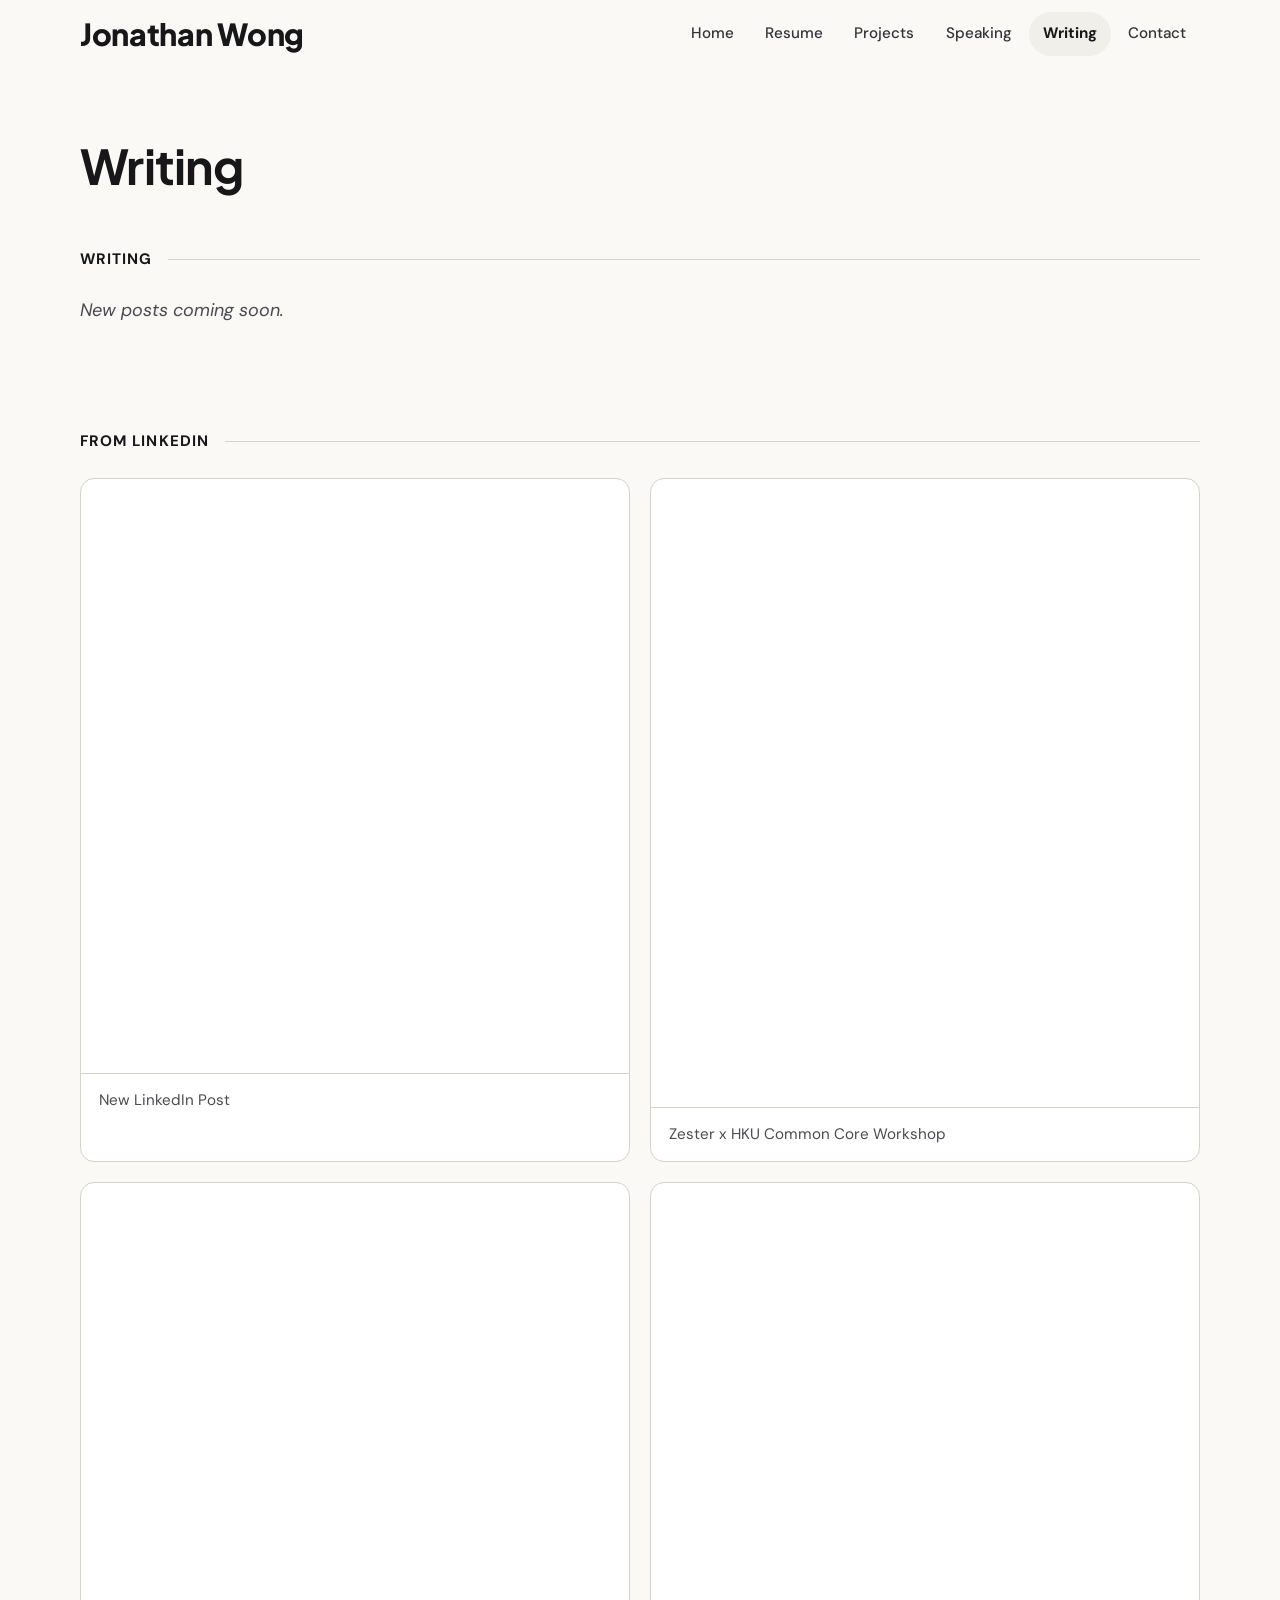
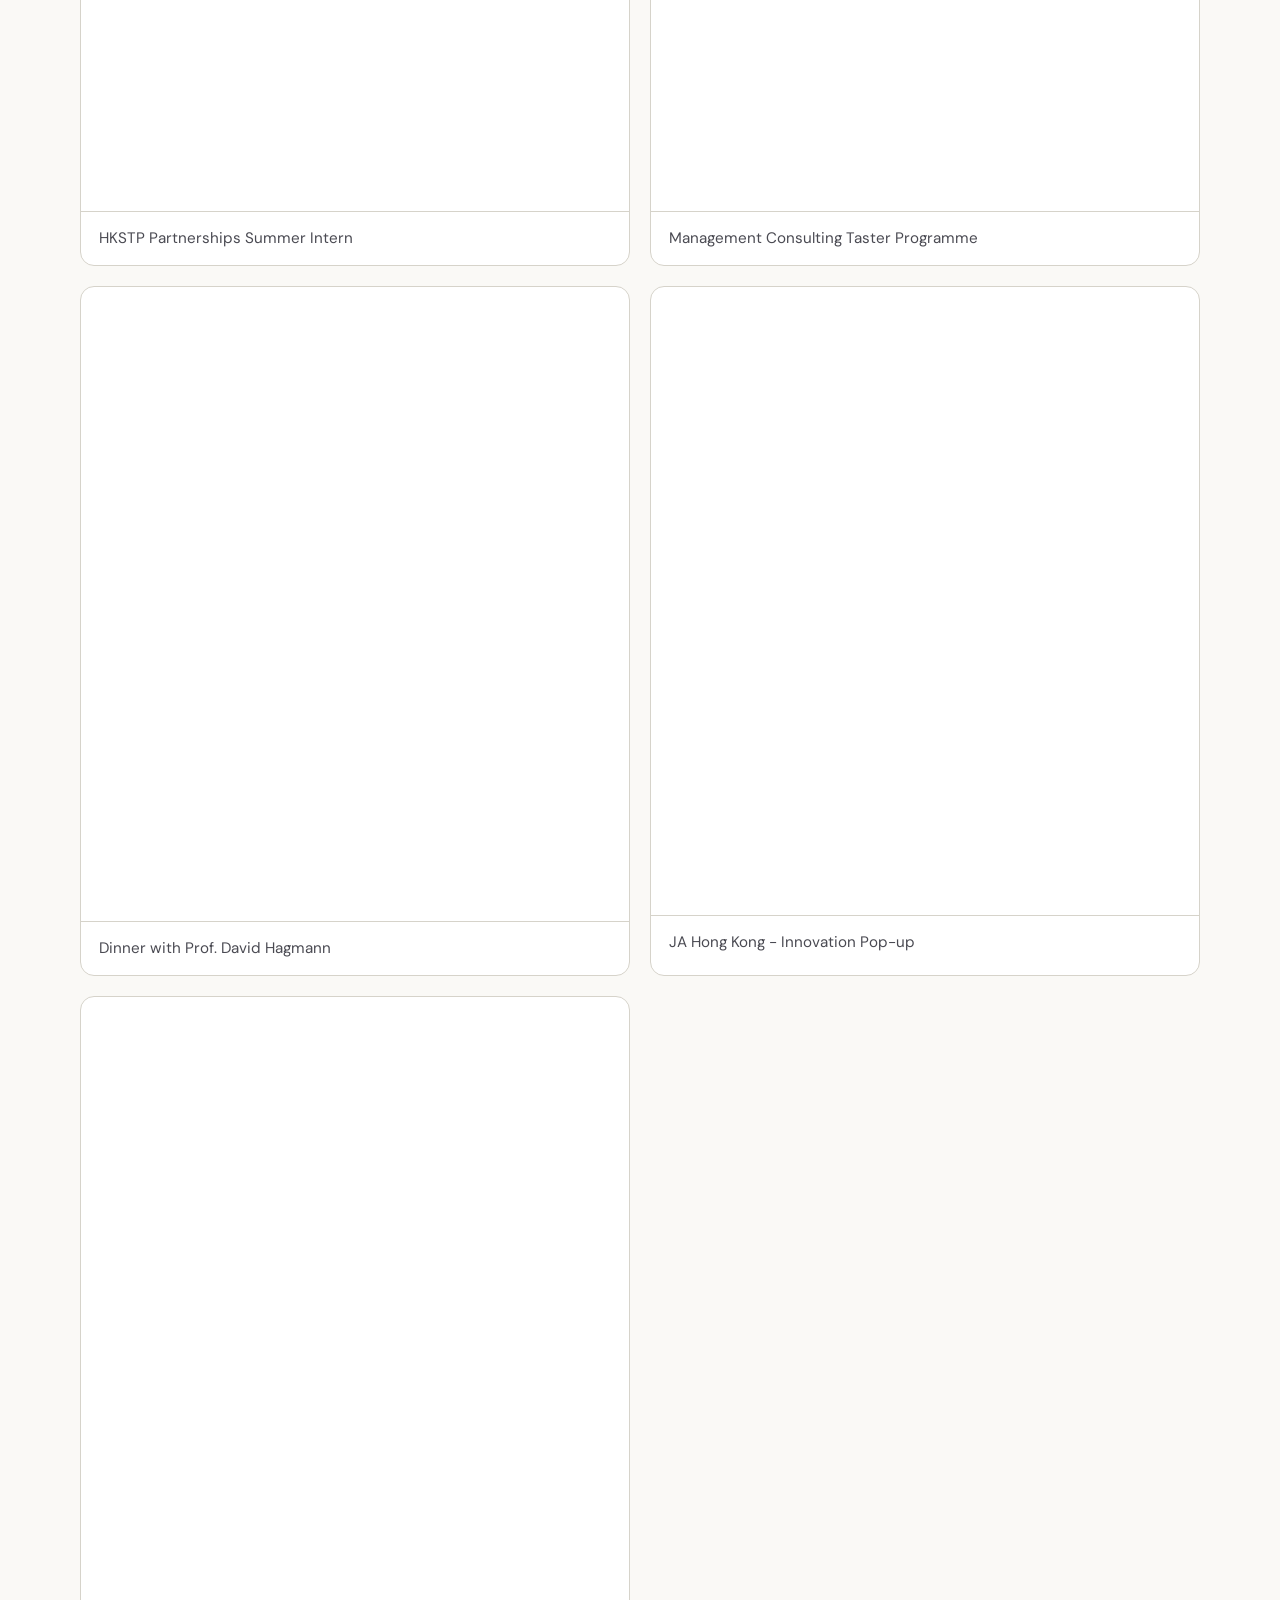
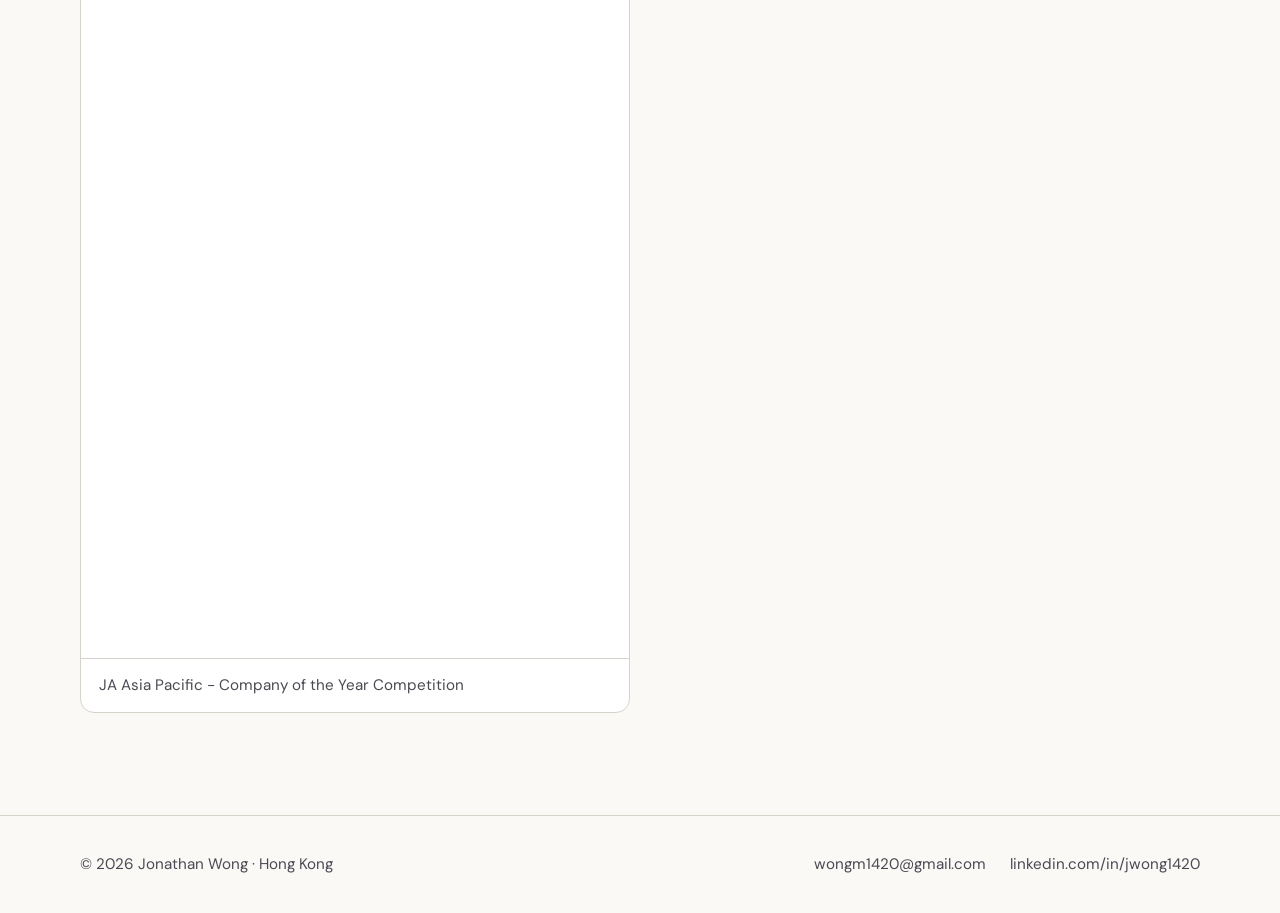
<file: writing.html>
<!DOCTYPE html>
<html lang="en">
<head>
  <meta charset="UTF-8" />
  <script>document.documentElement.classList.add("js")</script>
  <meta name="viewport" content="width=device-width, initial-scale=1.0" />
  <title>Writing — Jonathan Wong | Research & Commentary</title>
  <meta name="description" content="Jonathan Wong's writing and published research, including policy work with Liber Research Community on Hong Kong labour market trends.">
  <link rel="canonical" href="https://wongm1420.github.io/writing.html">

  <!-- Open Graph -->
  <meta property="og:title" content="Writing — Jonathan Wong | Research & Commentary">
  <meta property="og:description" content="Jonathan Wong's writing and published research, including policy work with Liber Research Community on Hong Kong labour market trends.">
  <meta property="og:image" content="https://wongm1420.github.io/assets/images/feature.jpg">
  <meta property="og:image:width" content="1600">
  <meta property="og:image:height" content="1066">
  <meta property="og:url" content="https://wongm1420.github.io/writing.html">
  <meta property="og:type" content="website">
  <meta property="og:site_name" content="Jonathan Wong">

  <!-- Twitter Card -->
  <meta name="twitter:card" content="summary_large_image">
  <meta name="twitter:title" content="Writing — Jonathan Wong | Research & Commentary">
  <meta name="twitter:description" content="Jonathan Wong's writing and published research, including policy work with Liber Research Community on Hong Kong labour market trends.">
  <meta name="twitter:image" content="https://wongm1420.github.io/assets/images/feature.jpg">

  <link rel="preconnect" href="https://fonts.googleapis.com">
  <link rel="preconnect" href="https://fonts.gstatic.com" crossorigin>
  <meta name="theme-color" content="#faf9f6" media="(prefers-color-scheme: light)">
  <meta name="theme-color" content="#121214" media="(prefers-color-scheme: dark)">
  <link rel="icon" href="assets/images/favicon.svg" type="image/svg+xml">
  <link rel="icon" href="assets/images/favicon-32.png" type="image/png" sizes="32x32">
  <link rel="apple-touch-icon" href="assets/images/apple-touch-icon.png">
  <link href="https://fonts.googleapis.com/css2?family=DM+Sans:wght@400;500;600&family=Plus+Jakarta+Sans:wght@500;600;700;800&display=swap" rel="stylesheet">
  <link rel="stylesheet" href="assets/css/style.css">
</head>
<body data-page="writing">

  <a class="skip-link" href="#page-mount">Skip to content</a>
  <header class="site-header" id="header-mount"><div class="header-inner">
      <a class="brand" href="index.html">Jonathan Wong</a>
      <button class="nav-toggle" id="nav-toggle" aria-expanded="false" aria-controls="site-nav">Menu</button>
      <nav class="nav" id="site-nav" aria-label="Main"><ul class="nav-list"><li><a href="index.html">Home</a></li><li class="has-sub"><a href="resume.html">Resume</a><button class="sub-toggle" aria-expanded="false" aria-label="Show resume sections"></button><ul class="subnav"><li><a href="resume.html#education">Education</a></li><li><a href="resume.html#experience">Professional Experience</a></li><li><a href="resume.html#extracurriculars">Extracurriculars</a></li><li><a href="resume.html#projects">Projects</a></li><li><a href="resume.html#awards">Awards</a></li><li><a href="resume.html#publications">Works &amp; Publications</a></li><li><a href="resume.html#qualifications">Qualifications</a></li><li><a href="resume.html#volunteering">Volunteering</a></li><li><a href="resume.html#photography">Photography</a></li></ul></li><li><a href="projects.html">Projects</a></li><li><a href="speaking.html">Speaking</a></li><li><a href="writing.html" aria-current="page">Writing</a></li><li><a href="contact.html">Contact</a></li></ul></nav>
    </div></header>

  <main class="main" id="page-mount">
    <div class="page-header"><h1>Writing</h1></div>
    <section id="essays">
      <p class="section-title">Writing</p>
      <div id="essays-list">
        <p class="empty-state">New posts coming soon.</p>
      </div>
    </section>
    <section id="from-linkedin">
      <p class="section-title">From LinkedIn</p>
      <div class="linkedin-grid" id="linkedin-grid">
        <div class="linkedin-embed-card" id="newpost202611"><iframe src="https://www.linkedin.com/embed/feed/update/urn:li:ugcPost:7531267000493359104?collapsed=1" height="594" width="504" frameborder="0" allowfullscreen="" title="Embedded post"></iframe><p class="embed-caption">New LinkedIn Post</p></div><div class="linkedin-embed-card" id="zesterhkuworkshop"><iframe src="https://www.linkedin.com/embed/feed/update/urn:li:ugcPost:7504040526531330049?collapsed=1" height="628" width="504" frameborder="0" allowfullscreen="" title="Embedded post"></iframe><p class="embed-caption">Zester x HKU Common Core Workshop</p></div><div class="linkedin-embed-card" id="hkstpintern"><iframe src="https://www.linkedin.com/embed/feed/update/urn:li:ugcPost:7500490278781349888?collapsed=1" height="628" width="504" frameborder="0" allowfullscreen="" title="Embedded post"></iframe><p class="embed-caption">HKSTP Partnerships Summer Intern</p></div><div class="linkedin-embed-card" id="mgmttaster"><iframe src="https://www.linkedin.com/embed/feed/update/urn:li:ugcPost:7471795477861212161?collapsed=1" height="628" width="504" frameborder="0" allowfullscreen="" title="Embedded post"></iframe><p class="embed-caption">Management Consulting Taster Programme</p></div><div class="linkedin-embed-card" id="dhagmann"><iframe src="https://www.linkedin.com/embed/feed/update/urn:li:share:7450786986501636097?collapsed=1" height="634" width="504" frameborder="0" allowfullscreen="" title="Embedded post"></iframe><p class="embed-caption">Dinner with Prof. David Hagmann</p></div><div class="linkedin-embed-card" id="jahkpopup"><iframe src="https://www.linkedin.com/embed/feed/update/urn:li:ugcPost:7436831189753020416?collapsed=1" height="628" width="504" frameborder="0" allowfullscreen="" title="Embedded post"></iframe><p class="embed-caption">JA Hong Kong - Innovation Pop-up</p></div><div class="linkedin-embed-card" id="jacoy"><iframe src="https://www.linkedin.com/embed/feed/update/urn:li:ugcPost:7436816878368481280?collapsed=1" height="1261" width="504" frameborder="0" allowfullscreen="" title="Embedded post"></iframe><p class="embed-caption">JA Asia Pacific  - Company of the Year Competition</p></div>
      </div>
    </section>
  </main>

  <footer class="site-footer" id="footer-mount"><div class="footer-inner">
      <span>© 2026 Jonathan Wong · Hong Kong</span>
      <ul class="footer-links"><li><a href="mailto:wongm1420@gmail.com">wongm1420@gmail.com</a></li><li><a href="https://linkedin.com/in/jwong1420" target="_blank" rel="noopener">linkedin.com/in/jwong1420</a></li></ul>
    </div></footer>

  <script src="assets/js/main.js"></script>
</body>
</html>
</file>
<file: admin/admin.css>
* , *::before, *::after { box-sizing: border-box; margin: 0; padding: 0; }

:root {
  --sidebar-bg: #1a1a2a;
  --accent: #5a8f6e;
  --accent-dark: #4a7a5d;
  --accent-light: #e8f2ec;
  --bg: #f2f2f0;
  --card: #ffffff;
  --text: #1f1f1f;
  --muted: #6b6b6b;
  --border: #e0e0e0;
  --danger: #b23b3b;
}

body {
  font-family: 'Karla', -apple-system, BlinkMacSystemFont, sans-serif;
  background: var(--bg);
  color: var(--text);
}

h1, h2, h3 { font-family: 'Nunito', sans-serif; font-weight: 800; }

/* ── LOGIN ── */
.login-screen { min-height: 100vh; display: flex; align-items: center; justify-content: center; padding: 20px; }
.login-card { background: var(--card); border: 1px solid var(--border); border-radius: 14px; padding: 36px; max-width: 420px; width: 100%; }
.login-card h1 { font-size: 1.6rem; margin-bottom: 14px; }
.login-card p { font-size: 0.88rem; color: var(--muted); line-height: 1.6; margin-bottom: 16px; }
.login-card code { background: var(--accent-light); padding: 2px 6px; border-radius: 4px; font-size: 0.85em; }
#token-input { width: 100%; padding: 10px 12px; border: 1px solid var(--border); border-radius: 8px; font-size: 0.9rem; margin-bottom: 14px; font-family: monospace; }
.error-text { color: var(--danger); font-size: 0.85rem; margin-top: 12px; }

/* ── BUTTONS ── */
.btn { font-family: inherit; font-size: 0.85rem; font-weight: 700; padding: 9px 16px; border-radius: 7px; border: 1px solid transparent; cursor: pointer; transition: background 0.15s, opacity 0.15s; }
.btn:disabled { opacity: 0.5; cursor: not-allowed; }
.btn-primary { background: var(--accent); color: #fff; }
.btn-primary:hover:not(:disabled) { background: var(--accent-dark); }
.btn-secondary { background: var(--accent-light); color: var(--accent); }
.btn-secondary:hover:not(:disabled) { background: #d4e9dc; }
.btn-ghost { background: transparent; color: var(--muted); }
.btn-ghost:hover:not(:disabled) { color: var(--text); }
.btn-danger-outline { background: transparent; border-color: var(--danger); color: var(--danger); }
.btn-danger-outline:hover:not(:disabled) { background: #fbeaea; }
.btn-small { font-size: 0.76rem; padding: 5px 10px; }

/* ── APP SHELL ── */
.app-header {
  background: var(--sidebar-bg); color: #fff; padding: 14px 24px;
  display: flex; align-items: center; justify-content: space-between; flex-wrap: wrap; gap: 12px;
  position: sticky; top: 0; z-index: 50;
}
.app-header-title { display: flex; align-items: center; gap: 12px; font-size: 0.95rem; }
.draft-status { font-size: 0.76rem; color: #b0b8c4; background: rgba(255,255,255,0.08); padding: 4px 10px; border-radius: 999px; }
.draft-status.dirty { color: #f0c975; }
.app-header-actions { display: flex; gap: 8px; flex-wrap: wrap; }

.app-body { display: flex; min-height: calc(100vh - 60px); }
.app-nav { width: 200px; flex-shrink: 0; background: var(--card); border-right: 1px solid var(--border); padding: 18px 10px; }
.app-nav button {
  display: block; width: 100%; text-align: left; padding: 10px 14px; margin-bottom: 4px;
  background: none; border: none; border-radius: 7px; font-family: inherit; font-size: 0.88rem; font-weight: 600;
  color: var(--muted); cursor: pointer;
}
.app-nav button:hover { background: var(--accent-light); color: var(--accent); }
.app-nav button.active { background: var(--accent-light); color: var(--accent); }

.app-main { flex: 1; padding: 28px 32px 80px; max-width: 780px; }
.loading { color: var(--muted); font-size: 0.9rem; }

/* ── FORM ── */
.field { margin-bottom: 20px; }
.field label { display: block; font-size: 0.78rem; font-weight: 700; color: var(--muted); text-transform: uppercase; letter-spacing: 0.04em; margin-bottom: 6px; }
.field input[type="text"], .field input[type="url"], .field textarea {
  width: 100%; padding: 9px 12px; border: 1px solid var(--border); border-radius: 7px; font-family: inherit; font-size: 0.9rem; background: var(--card);
}
.field-checkbox label { display: flex; align-items: center; gap: 8px; text-transform: none; letter-spacing: 0; font-size: 0.88rem; font-weight: 600; cursor: pointer; }
.field textarea { min-height: 80px; resize: vertical; }
.field .hint { font-size: 0.76rem; color: var(--muted); margin-top: 4px; }

.image-field { display: flex; align-items: center; gap: 12px; }
.image-field img { width: 64px; height: 64px; object-fit: cover; border-radius: 8px; border: 1px solid var(--border); background: var(--bg); }
.image-field .image-path { font-size: 0.76rem; color: var(--muted); font-family: monospace; word-break: break-all; }

.list-block { border: 1px solid var(--border); border-radius: 10px; padding: 16px; margin-bottom: 12px; background: var(--card); }
.list-block-header { display: flex; justify-content: space-between; align-items: center; margin-bottom: 12px; }
.list-block-header .type-badge { font-size: 0.72rem; font-weight: 700; text-transform: uppercase; color: var(--accent); background: var(--accent-light); padding: 3px 8px; border-radius: 5px; }
.list-controls { display: flex; gap: 6px; }

.section-card { border: 1px solid var(--border); border-radius: 12px; padding: 22px; margin-bottom: 20px; background: var(--card); }
.section-card h2 { font-size: 1.1rem; margin-bottom: 16px; }

.add-row { margin-top: 8px; }

.save-bar { position: sticky; bottom: 0; background: var(--bg); padding: 16px 0; margin-top: 12px; border-top: 1px solid var(--border); display: flex; align-items: center; gap: 12px; }
.save-status { font-size: 0.82rem; color: var(--muted); }
.save-status.ok { color: var(--accent); }

.string-list-row, .simple-list-row { display: flex; gap: 8px; align-items: flex-start; margin-bottom: 8px; }
.string-list-row textarea { flex: 1; }
</file>
<file: assets/css/style.css>
/* ============================================================
   Jonathan Wong — shared site stylesheet (minimal gallery)
   Type:    Instrument Serif (display) + DM Sans (text/UI)
   Palette: warm paper, near-black ink, one deep-green accent
   Modes:   light by default, dark via prefers-color-scheme
   ============================================================ */

*, *::before, *::after { box-sizing: border-box; margin: 0; padding: 0; }

:root {
  --bg: #faf9f6;
  --surface: #ffffff;
  --surface-2: #f1efe9;       /* neutral inset / image placeholder */
  --text: #17171a;
  --text-2: #33333a;          /* body copy in lists and cards */
  --muted: #4a4a52;           /* metadata only */
  --border: #d6d3ca;
  --accent: #1f5a3f;          /* green: links, primary buttons */
  --accent-strong: #163f2c;
  --accent-soft: #e3efe8;
  --accent-2: #2a4fa3;        /* ink blue */
  --accent-2-soft: #e8eefb;
  --accent-3: #963d17;        /* terracotta */
  --accent-3-soft: #fbece4;
  --accent-4: #7a3b7e;        /* plum */
  --accent-4-soft: #f4e9f5;
  --on-accent: #ffffff;
  --shadow: 0 1px 2px rgba(23,23,26,.05), 0 8px 24px rgba(23,23,26,.06);

  --font-display: 'Plus Jakarta Sans', -apple-system, BlinkMacSystemFont, 'Segoe UI', Roboto, Helvetica, Arial, sans-serif;
  --font-text: 'DM Sans', -apple-system, BlinkMacSystemFont, 'Segoe UI', Roboto, Helvetica, Arial, sans-serif;

  --step--1: clamp(.9rem, .88rem + .1vw, .95rem);
  --step-0: clamp(1.0625rem, 1.03rem + .15vw, 1.125rem);
  --step-1: clamp(1.25rem, 1.18rem + .35vw, 1.45rem);
  --step-2: clamp(1.6rem, 1.4rem + 1vw, 2.2rem);
  --step-3: clamp(2rem, 1.5rem + 2vw, 3rem);
  --step-4: clamp(2.3rem, 1.5rem + 3.6vw, 4.1rem);

  --gutter: clamp(16px, 4vw, 40px);
  --maxw: 1200px;
  --readw: 68ch;
  --radius: 14px;
  --header-h: 68px;
}

@media (prefers-color-scheme: dark) {
  :root {
    --bg: #121214;
    --surface: #1b1b1e;
    --surface-2: #232327;
    --text: #f1efe9;
    --text-2: #dcdad3;
    --muted: #b4b4bc;
    --border: #3a3a41;
    --accent: #8fcfae;         /* 9.6:1 on --bg */
    --accent-strong: #b3e3c9;
    --accent-soft: #27402f;
    --accent-2: #9db8f0;
    --accent-2-soft: #1e2638;
    --accent-3: #f0a98a;
    --accent-3-soft: #35241d;
    --accent-4: #d9a6dc;
    --accent-4-soft: #2e2030;
    --on-accent: #0f1a14;
    --shadow: 0 1px 2px rgba(0,0,0,.4), 0 8px 24px rgba(0,0,0,.35);
  }
}

html { scroll-behavior: smooth; scroll-padding-top: calc(var(--header-h) + 16px); -webkit-text-size-adjust: 100%; }

body {
  font-family: var(--font-text);
  font-size: var(--step-0);
  line-height: 1.65;
  background: var(--bg);
  color: var(--text);
  min-height: 100vh;
  display: flex;
  flex-direction: column;
  -webkit-font-smoothing: antialiased;
}

img { max-width: 100%; height: auto; display: block; }
a { color: var(--accent); text-underline-offset: 3px; }
a:hover { color: var(--accent-strong); }

:focus-visible { outline: 3px solid var(--accent); outline-offset: 3px; border-radius: 4px; }

.skip-link { position: absolute; left: 12px; top: -60px; z-index: 300; background: var(--accent); color: var(--on-accent); padding: 10px 16px; border-radius: 8px; font-weight: 600; text-decoration: none; transition: top .15s; }
.skip-link:focus { top: 12px; color: var(--on-accent); }

/* ── HEADER / NAV ── */
.site-header { position: sticky; top: 0; z-index: 100; background: color-mix(in srgb, var(--bg) 88%, transparent); backdrop-filter: saturate(1.4) blur(12px); -webkit-backdrop-filter: saturate(1.4) blur(12px); border-bottom: 1px solid transparent; transition: border-color .2s, box-shadow .2s; }
.site-header.scrolled { border-bottom-color: var(--border); box-shadow: 0 6px 16px -10px rgba(23,23,26,.25); }
.header-inner { max-width: var(--maxw); margin: 0 auto; padding: 0 var(--gutter); height: var(--header-h); display: flex; align-items: center; justify-content: space-between; gap: 24px; }
.brand { font-family: var(--font-display); font-weight: 800; font-size: 1.9rem; color: var(--text); text-decoration: none; letter-spacing: -.01em; line-height: 1; }
.brand:hover { color: var(--accent); }
.nav-list { list-style: none; display: flex; gap: 4px; }
.nav-list a { display: flex; align-items: center; min-height: 44px; padding: 0 .9em; border-radius: 999px; color: var(--text-2); text-decoration: none; font-size: var(--step--1); font-weight: 500; transition: color .2s, background .2s; }
.nav-list a:hover { color: var(--text); background: var(--surface-2); }
.nav-list a[aria-current="page"] { color: var(--text); background: var(--surface-2); font-weight: 700; }
.nav-list > li { position: relative; }
.sub-toggle { display: none; }
.subnav { list-style: none; position: absolute; top: 100%; left: 0; min-width: 240px; padding: 8px; margin-top: 4px; background: var(--surface); border: 1px solid var(--border); border-radius: 12px; box-shadow: var(--shadow); opacity: 0; visibility: hidden; transform: translateY(-4px); transition: opacity .15s, transform .15s, visibility .15s; z-index: 110; }
.subnav::before { content: ''; position: absolute; left: 0; right: 0; top: -8px; height: 8px; }
.has-sub:hover > .subnav, .has-sub:focus-within > .subnav { opacity: 1; visibility: visible; transform: none; }
.subnav a { border-radius: 8px; white-space: nowrap; }
.nav-toggle { display: none; background: none; border: 1px solid var(--border); color: var(--text); border-radius: 999px; padding: 8px 16px; font: inherit; font-size: var(--step--1); font-weight: 500; cursor: pointer; }

/* ── MAIN ── */
.main { flex: 1; width: 100%; max-width: var(--maxw); margin: 0 auto; padding: clamp(32px, 6vw, 72px) var(--gutter) clamp(56px, 8vw, 112px); }
section { margin-bottom: clamp(56px, 8vw, 104px); }
section:last-child { margin-bottom: 0; }

.page-header { margin-bottom: clamp(32px, 5vw, 56px); }
.page-header h1 { font-family: var(--font-display); font-weight: 700; font-size: var(--step-3); line-height: 1.05; letter-spacing: -.015em; }
.page-header .subhead { color: var(--text-2); margin-top: 14px; max-width: 56ch; }

.section-title { font-size: var(--step--1); font-weight: 700; letter-spacing: .07em; text-transform: uppercase; color: var(--text); margin-bottom: 24px; display: flex; align-items: center; gap: 16px; }
.section-title::after { content: ''; flex: 1; height: 1px; background: var(--border); }

/* Resume page: larger section + block headings with icons */
h2.section-title { font-family: var(--font-display); font-size: var(--step-2); font-weight: 700; letter-spacing: -.01em; text-transform: none; color: var(--text); margin-bottom: 28px; gap: 14px; line-height: 1.15; }
h2.section-title .icon { width: 1.1em; height: 1.1em; flex: none; padding: 8px; box-sizing: content-box; border-radius: 12px; background: var(--accent-soft); color: var(--accent); }
.block-heading { display: flex; align-items: center; gap: 10px; font-family: var(--font-display); font-size: var(--step-1); font-weight: 700; letter-spacing: 0; text-transform: none; color: var(--text); margin-bottom: 8px; }
.block-heading .icon { width: 1.1em; height: 1.1em; flex: none; color: var(--accent); }
.resume-block > h3.block-heading { font-size: var(--step-1); letter-spacing: 0; text-transform: none; color: var(--text); margin-bottom: 8px; }
.resume-block { scroll-margin-top: calc(var(--header-h) + 16px); }
#resume > .resume-block + .resume-block { padding-top: 36px; border-top: 1px solid var(--border); }

/* ── HERO (home) ── */
.hero { display: grid; grid-template-columns: minmax(0, 1.5fr) minmax(0, 1fr); gap: clamp(32px, 6vw, 80px); align-items: center; padding-top: clamp(8px, 3vw, 40px); }
.hero-eyebrow { font-size: var(--step--1); font-weight: 700; letter-spacing: .07em; text-transform: uppercase; color: var(--accent-3); margin-bottom: 20px; }
.hero h1 { font-family: var(--font-display); font-weight: 700; font-size: var(--step-4); line-height: 1.05; letter-spacing: -.03em; text-wrap: balance; }
.hero-lede { font-size: var(--step-1); color: var(--text-2); margin-top: 28px; max-width: 34ch; line-height: 1.5; }
.hero-ctas { display: flex; flex-wrap: wrap; gap: 12px; margin-top: 36px; }
.hero-portrait { border-radius: var(--radius); overflow: hidden; aspect-ratio: 4/5; background: var(--surface-2); }
.hero-portrait img { width: 100%; height: 100%; object-fit: cover; object-position: center top; }

.btn { display: inline-flex; align-items: center; gap: 8px; min-height: 44px; padding: .8em 1.5em; border-radius: 999px; font-weight: 600; font-size: var(--step--1); text-decoration: none; border: 1.5px solid var(--text); color: var(--text); transition: background .2s, color .2s, border-color .2s; }
.btn:hover { background: var(--text); color: var(--bg); }
.btn.primary { background: var(--accent); border-color: var(--accent); color: var(--on-accent); }
.btn.primary:hover { background: var(--accent-strong); border-color: var(--accent-strong); color: var(--on-accent); }

/* ── ABOUT / BODY COPY ── */
#about { max-width: var(--readw); }
.body-copy p { margin-bottom: 1.1em; }
.body-copy p:first-child { font-size: var(--step-1); line-height: 1.55; }
.body-copy a { font-weight: 500; }

/* ── FEATURE PHOTO ── */
.feature-photo { margin-bottom: clamp(56px, 8vw, 104px); border-radius: var(--radius); overflow: hidden; }
.feature-photo img { width: 100%; max-height: 600px; object-fit: cover; object-position: center 30%; }

/* ── PROJECT TILES (home bento) ── */
.preview-grid { display: grid; grid-template-columns: repeat(6, 1fr); gap: 20px; }
.preview-card { grid-column: span 2; position: relative; display: flex; flex-direction: column; background: var(--surface); border: 1px solid var(--border); border-radius: var(--radius); overflow: hidden; text-decoration: none; color: var(--text); transition: transform .25s, box-shadow .25s; }
.preview-card:first-child { grid-column: span 4; grid-row: span 2; }
.preview-card:hover { box-shadow: var(--shadow); color: var(--text); }
@media (hover: hover) and (pointer: fine) { .preview-card:hover { transform: translateY(-3px); } }
.preview-card-img { width: 100%; aspect-ratio: 16/10; object-fit: cover; background: var(--surface-2); }
.preview-card:first-child .preview-card-img { aspect-ratio: auto; flex: 1; min-height: 280px; }
.preview-card-body { padding: 22px 24px 26px; }
.preview-card-org { font-size: var(--step--1); font-weight: 700; letter-spacing: .05em; text-transform: uppercase; color: var(--accent-3); margin-bottom: 8px; }
.preview-card h3 { font-family: var(--font-display); font-weight: 700; font-size: var(--step-2); line-height: 1.1; margin-bottom: 10px; letter-spacing: -.01em; }
.preview-card:not(:first-child) h3 { font-size: var(--step-1); }
.preview-card p { font-size: var(--step--1); color: var(--text-2); line-height: 1.6; }
.preview-card .read-more { display: inline-block; margin-top: 14px; font-size: var(--step--1); font-weight: 600; color: var(--accent); }
.preview-card:hover .read-more { text-decoration: underline; text-underline-offset: 3px; }

/* ── RECENT POSTS ── */
.recent-posts-list { list-style: none; }
.recent-posts-list li { border-bottom: 1px solid var(--border); }
.recent-posts-list a { display: flex; justify-content: space-between; align-items: baseline; gap: 16px; padding: 18px 2px; text-decoration: none; color: var(--text); transition: color .2s; }
.recent-posts-list a:hover { color: var(--accent); }
.recent-posts-list .post-date { font-size: var(--step--1); color: var(--accent-2); font-weight: 600; white-space: nowrap; }

/* ── GALLERY ── */
.gallery-grid { display: grid; grid-template-columns: repeat(3, 1fr); gap: 16px; }
.gallery-item { position: relative; display: block; width: 100%; aspect-ratio: 4/3; overflow: hidden; border-radius: 10px; cursor: zoom-in; background: var(--surface-2); border: 0; padding: 0; font: inherit; color: inherit; text-align: left; }
.gallery-item img { width: 100%; height: 100%; object-fit: cover; transition: transform .3s cubic-bezier(.2,.8,.2,1); }
@media (hover: hover) and (pointer: fine) { .gallery-item:hover img { transform: scale(1.04); } }
.gallery-item .gallery-caption { position: absolute; inset: auto 0 0 0; background: linear-gradient(transparent, rgba(0,0,0,.72)); color: #fff; font-size: var(--step--1); padding: 36px 14px 12px; line-height: 1.35; }

.lightbox { position: fixed; inset: 0; background: rgba(8,8,10,.92); z-index: 999; display: flex; opacity: 0; visibility: hidden; transition: opacity .22s cubic-bezier(.2,.8,.2,1), visibility .22s; align-items: center; justify-content: center; flex-direction: column; gap: 14px; padding: 24px; }
.lightbox.active { opacity: 1; visibility: visible; }
.lightbox img { transform: scale(.96); transition: transform .22s cubic-bezier(.2,.8,.2,1); }
.lightbox.active img { transform: none; }
.lightbox img { max-width: 92vw; max-height: 80vh; border-radius: 8px; object-fit: contain; }
.lightbox-close { position: absolute; top: 16px; right: 20px; color: #fff; font-size: 1.8rem; line-height: 1; background: none; border: 1px solid rgba(255,255,255,.35); border-radius: 999px; width: 44px; height: 44px; cursor: pointer; }
.lightbox-caption { color: #ddd; font-size: var(--step--1); text-align: center; max-width: 70ch; }

/* ── PROJECTS PAGE ── */
.case-study { display: grid; grid-template-columns: minmax(0, 1fr); gap: 0; background: var(--surface); border: 1px solid var(--border); border-radius: var(--radius); overflow: hidden; }
.case-study-img { width: 100%; max-height: 460px; object-fit: cover; }
.case-study-body { padding: clamp(24px, 4vw, 48px); max-width: 920px; }
.case-study-meta { font-size: var(--step--1); color: var(--text-2); letter-spacing: .05em; text-transform: uppercase; font-weight: 600; margin-bottom: 12px; }
.case-study-meta .dot { color: var(--accent); margin: 0 6px; }
.case-study h2 { font-family: var(--font-display); font-weight: 700; font-size: var(--step-3); line-height: 1.05; letter-spacing: -.015em; margin-bottom: 8px; }
.case-study .role { color: var(--accent-3); font-weight: 600; margin-bottom: 28px; }
.case-study-grid { display: grid; gap: 22px; }
.case-study-field h4 { font-size: var(--step--1); font-weight: 700; letter-spacing: 0; text-transform: none; color: var(--accent-2); margin-bottom: 6px; }
.case-study-field p { line-height: 1.7; }
.case-study-field ul { padding-left: 20px; line-height: 1.7; }

/* ── SPEAKING PAGE ── */
.speaking-list { list-style: none; display: grid; gap: 16px; }
.speaking-card { display: grid; grid-template-columns: minmax(0, 1fr); background: var(--surface); border: 1px solid var(--border); border-radius: var(--radius); overflow: hidden; }
.speaking-card.has-img { grid-template-columns: minmax(240px, 320px) minmax(0, 1fr); }
.speaking-media { padding: clamp(16px, 2.5vw, 24px) 0 clamp(16px, 2.5vw, 24px) clamp(16px, 2.5vw, 24px); }
.speaking-photo { display: block; width: 100%; aspect-ratio: 3 / 2; padding: 0; border: 0; border-radius: 10px; overflow: hidden; background: var(--surface-2); cursor: zoom-in; }
.speaking-photo img { display: block; width: 100%; height: 100%; object-fit: contain; }
.speaking-body { padding: clamp(20px, 3vw, 32px); }
.speaking-date { color: var(--accent-2); font-size: var(--step--1); font-weight: 700; letter-spacing: .05em; text-transform: uppercase; margin-bottom: 10px; }
.speaking-card h2 { font-family: var(--font-display); font-weight: 700; font-size: var(--step-2); line-height: 1.1; letter-spacing: -.01em; }
.speaking-host { color: var(--text-2); margin-top: 4px; }
.speaking-facts { display: flex; flex-wrap: wrap; gap: 8px 32px; margin: 16px 0 12px; }
.speaking-facts dt { font-size: var(--step--1); font-weight: 700; letter-spacing: 0; text-transform: none; color: var(--text-2); }
.speaking-facts dd { color: var(--accent-3); font-weight: 600; }
.speaking-summary { line-height: 1.65; max-width: 68ch; }
.speaking-links { display: flex; flex-wrap: wrap; gap: 10px; margin-top: 18px; }
.speaking-link { display: inline-flex; align-items: center; min-height: 44px; font-size: var(--step--1); font-weight: 600; padding: 0 1.1em; border-radius: 999px; text-decoration: none; background: var(--accent-2-soft); color: var(--accent-2); }
.speaking-link:hover { background: var(--accent-2); color: var(--bg); }

/* ── RESUME ── */
.section-nav { margin-bottom: clamp(32px, 5vw, 56px); display: flex; flex-wrap: wrap; gap: 8px; }
.section-nav-menu { display: contents; }
.section-nav-btn { display: none; }
.section-nav-menu a { display: inline-flex; align-items: center; min-height: 44px; padding: 0 1.1em; color: var(--text-2); border: 1px solid var(--border); border-radius: 999px; text-decoration: none; font-size: var(--step--1); font-weight: 500; transition: color .2s, border-color .2s, background .2s; }
.section-nav-menu a:hover { color: var(--text); border-color: var(--accent); background: var(--surface-2); }

.resume-block { margin-bottom: 40px; }
.resume-block:last-child { margin-bottom: 0; }
.resume-block > h3 { font-size: var(--step--1); font-weight: 700; letter-spacing: 0; text-transform: none; color: var(--text); margin-bottom: 8px; }
.resume-item { display: grid; grid-template-columns: minmax(0, 1fr) auto; gap: 24px; padding: 22px 0; border-bottom: 1px solid var(--border); }
.resume-item:last-child { border-bottom: 0; }
.resume-date { font-size: var(--step--1); color: var(--accent-2); font-weight: 600; padding-top: 3px; text-align: right; white-space: nowrap; font-variant-numeric: tabular-nums; }
.resume-content h4 { font-size: var(--step-0); font-weight: 600; line-height: 1.35; }
.resume-content h4 a { color: inherit; text-decoration: none; }
.resume-content h4 a:hover { color: var(--accent); text-decoration: underline; }
.resume-content .company { color: var(--accent-3); font-weight: 500; font-size: var(--step--1); margin: 2px 0 8px; }
.resume-content .company a { color: inherit; text-decoration: none; }
.resume-content .company a:hover { text-decoration: underline; }
.resume-content .one-liner { color: var(--text); font-size: var(--step--1); margin-bottom: 8px; }
.resume-content ul { list-style: none; }
.resume-content ul li { font-size: var(--step--1); color: var(--text-2); padding: 3px 0 3px 18px; position: relative; line-height: 1.6; }
.resume-content ul li::before { content: "–"; position: absolute; left: 0; color: var(--accent); }

/* Resume timeline: dot per entry, vertical line linking them */
#education .resume-item, #experience .resume-item, #extracurriculars .resume-item, #volunteering .resume-item { position: relative; padding-left: 30px; }
#education .resume-item::before, #experience .resume-item::before, #extracurriculars .resume-item::before, #volunteering .resume-item::before { content: ""; position: absolute; left: 0; top: 22px; width: 11px; height: 11px; border-radius: 50%; background: var(--accent); box-shadow: 0 0 0 4px var(--bg); z-index: 1; }
#education .resume-item:not(:last-child)::after, #experience .resume-item:not(:last-child)::after, #extracurriculars .resume-item:not(:last-child)::after, #volunteering .resume-item:not(:last-child)::after { content: ""; position: absolute; left: 5px; top: 28px; bottom: -22px; width: 2px; background: var(--border); }

#education .resume-item, #experience .resume-item, #extracurriculars .resume-item, #volunteering .resume-item { border-bottom: 0; padding-top: 16px; padding-bottom: 16px; }
/* Collapsible bullets */
details.resume-item { display: block; }
@media (min-width: 721px) { .resume-item:not(.has-details) { padding-right: 48px; } }
.resume-summary { display: grid; grid-template-columns: minmax(0, 1fr) auto 24px; gap: 24px; cursor: pointer; list-style: none; }
.resume-summary::-webkit-details-marker { display: none; }
.resume-summary:hover h4, .resume-summary:hover h4 a { color: var(--accent); }
.resume-chevron { align-self: start; width: 24px; height: 24px; margin-top: 2px; position: relative; }
.resume-chevron::after { content: ""; position: absolute; left: 7px; top: 5px; width: 8px; height: 8px; border-right: 2px solid var(--muted); border-bottom: 2px solid var(--muted); transform: rotate(45deg); transition: transform .2s; }
.has-details[open] .resume-chevron::after { transform: rotate(225deg); top: 9px; }
.resume-more { padding-top: 4px; animation: resume-open .2s ease-out; }
/* Older-records toggle + compact project/publication rows */
[data-older][hidden] { display: none !important; }
.older-toggle { display: inline-flex; align-items: center; min-height: 44px; margin-top: 12px; padding: 0 1.1em; font: inherit; font-size: var(--step--1); font-weight: 600; color: var(--text-2); background: none; border: 1px solid var(--border); border-radius: 999px; cursor: pointer; transition: color .2s, border-color .2s, background .2s; }
.older-toggle:hover { color: var(--text); border-color: var(--accent); background: var(--surface-2); }
.older-toggle:focus-visible { outline: 2px solid var(--accent); outline-offset: 2px; }
#experience .older-toggle, #extracurriculars .older-toggle, #volunteering .older-toggle { margin-left: 30px; }
.pub-item .resume-summary { grid-template-columns: minmax(0, 1fr) 24px; }
.pub-item .pub-links, .resume-content .pub-links { margin-top: 4px; }
.resume-more > p { font-size: var(--step--1); line-height: 1.7; color: var(--text-2); margin-bottom: 8px; }
@keyframes resume-open { from { opacity: 0; transform: translateY(-4px); } }
@media (prefers-reduced-motion: reduce) { .resume-more { animation: none; } .resume-chevron::after { transition: none; } }

.project-card, .pub-card, .photo-section, .essay-card { background: var(--surface); border: 1px solid var(--border); border-radius: var(--radius); padding: clamp(20px, 3vw, 32px); margin-bottom: 20px; }
.project-card:last-child, .pub-card:last-child, .essay-card:last-child { margin-bottom: 0; }
.project-meta, .pub-meta { display: flex; gap: 12px; flex-wrap: wrap; font-size: var(--step--1); color: var(--muted); margin-bottom: 8px; }
.project-date { color: var(--accent-2); font-weight: 600; }
.project-card h3, .pub-card h3, .essay-card h3 { font-family: var(--font-display); font-weight: 700; font-size: var(--step-2); line-height: 1.15; margin-bottom: 6px; }
.project-org { color: var(--muted); font-size: var(--step--1); margin-bottom: 12px; }
.project-card p, .pub-card p, .essay-card p { font-size: var(--step--1); line-height: 1.7; margin-bottom: 12px; }
.project-card ul { padding-left: 20px; font-size: var(--step--1); color: var(--text-2); line-height: 1.7; }
.pub-meta span::before { content: "·"; margin-right: 12px; }
.pub-meta span:first-child::before { content: none; }
.pub-links { display: flex; gap: 10px; flex-wrap: wrap; }
.pub-link { display: inline-flex; align-items: center; min-height: 44px; font-size: var(--step--1); font-weight: 600; padding: 0 1.1em; border-radius: 999px; text-decoration: none; }
.pub-link.primary { background: var(--accent); color: var(--on-accent); }
.pub-link.primary:hover { background: var(--accent-strong); color: var(--on-accent); }
.pub-link.secondary { background: var(--accent-2-soft); color: var(--accent-2); }
.pub-link.secondary:hover { background: var(--accent-2); color: var(--bg); }

.awards-list { list-style: none; }
.awards-list li { display: flex; gap: 14px; padding: 14px 0; border-bottom: 1px solid var(--border); font-size: var(--step--1); line-height: 1.55; }
.awards-list li:last-child { border-bottom: 0; }
.award-dot { width: 8px; height: 8px; background: var(--accent-4); border-radius: 50%; flex-shrink: 0; margin-top: 8px; }
.award-org { display: block; color: var(--text-2); margin-top: 2px; }

.photo-section { display: flex; align-items: center; justify-content: space-between; gap: 24px; }
.photo-section h3 { font-family: var(--font-display); font-weight: 700; font-size: var(--step-2); margin-bottom: 8px; }
.photo-section p { color: var(--text-2); font-size: var(--step--1); }
.photo-link { display: inline-block; background: var(--accent); color: var(--on-accent); text-decoration: none; padding: 12px 22px; border-radius: 999px; font-weight: 600; font-size: var(--step--1); white-space: nowrap; }
.photo-link:hover { background: var(--accent-strong); color: var(--on-accent); }

/* ── WRITING ── */
.essay-card .essay-date { font-size: var(--step--1); font-weight: 700; letter-spacing: .05em; text-transform: uppercase; color: var(--accent-2); margin-bottom: 8px; }
.linkedin-grid { display: grid; grid-template-columns: repeat(auto-fill, minmax(min(100%, 380px), 1fr)); gap: 20px; }
.linkedin-embed-card { background: var(--surface); border: 1px solid var(--border); border-radius: var(--radius); overflow: hidden; }
.linkedin-embed-card .embed-caption { padding: 14px 18px; font-size: var(--step--1); color: var(--muted); border-top: 1px solid var(--border); }
.linkedin-embed-card iframe { display: block; width: 100%; border: 0; }
.empty-state { color: var(--muted); font-style: italic; }

/* ── CONTACT ── */
.contact-page-list { list-style: none; display: grid; gap: 12px; max-width: 560px; }
.contact-page-list a { display: flex; align-items: center; gap: 16px; font-size: var(--step-1); padding: 18px 22px; border: 1px solid var(--border); border-radius: var(--radius); background: var(--surface); color: var(--text); text-decoration: none; transition: border-color .2s, transform .2s; }
.contact-page-list a:hover { border-color: var(--accent); color: var(--text); }
@media (hover: hover) and (pointer: fine) { .contact-page-list a:hover { transform: translateX(4px); } }
.contact-page-list .icon { width: 40px; height: 40px; background: var(--accent-soft); color: var(--accent); border-radius: 50%; display: grid; place-items: center; font-size: 1rem; flex-shrink: 0; font-weight: 600; }

/* ── FOOTER ── */
.site-footer { border-top: 1px solid var(--border); }
.footer-inner { max-width: var(--maxw); margin: 0 auto; padding: 36px var(--gutter); display: flex; flex-wrap: wrap; gap: 16px 32px; justify-content: space-between; align-items: center; font-size: var(--step--1); color: var(--muted); }
.footer-links { list-style: none; display: flex; flex-wrap: wrap; gap: 8px 24px; }
.footer-links a { color: var(--muted); text-decoration: none; }
.footer-links a:hover { color: var(--accent); text-decoration: underline; }

/* ── PRESS FEEDBACK (instant, on pointer-down) ── */
.btn, .pub-link, .speaking-link, .nav-list a, .section-nav-menu a, .photo-link { transition-property: background, color, border-color, transform; }
.btn:active, .pub-link:active, .speaking-link:active, .nav-list a:active, .section-nav-menu a:active, .photo-link:active, .gallery-item:active, .contact-page-list a:active { transform: scale(.97); transition-duration: .1s; }
.preview-card:active { transform: scale(.985); transition-duration: .1s; }

/* ── HUE ROTATION (colour by role, not decoration) ── */
.preview-card:nth-child(3n+2) .preview-card-org { color: var(--accent-2); }
.preview-card:nth-child(3n) .preview-card-org { color: var(--accent-4); }
.resume-block:nth-of-type(4n+1) h2.section-title .icon, .resume-block:nth-of-type(4n+1) .block-heading .icon { color: var(--accent); }
.resume-block:nth-of-type(4n+2) .block-heading .icon { color: var(--accent-2); }
.resume-block:nth-of-type(4n+3) .block-heading .icon { color: var(--accent-3); }
.resume-block:nth-of-type(4n) .block-heading .icon { color: var(--accent-4); }
#page-mount > section:nth-of-type(4n+1) h2.section-title .icon { background: var(--accent-soft); color: var(--accent); }
#page-mount > section:nth-of-type(4n+2) h2.section-title .icon { background: var(--accent-2-soft); color: var(--accent-2); }
#page-mount > section:nth-of-type(4n+3) h2.section-title .icon { background: var(--accent-3-soft); color: var(--accent-3); }
#page-mount > section:nth-of-type(4n) h2.section-title .icon { background: var(--accent-4-soft); color: var(--accent-4); }
.contact-page-list li:nth-child(4n+1) .icon { background: var(--accent-soft); color: var(--accent); }
.contact-page-list li:nth-child(4n+2) .icon { background: var(--accent-2-soft); color: var(--accent-2); }
.contact-page-list li:nth-child(4n+3) .icon { background: var(--accent-3-soft); color: var(--accent-3); }
.contact-page-list li:nth-child(4n) .icon { background: var(--accent-4-soft); color: var(--accent-4); }
.case-study, .speaking-card, .project-card { border-left: 4px solid var(--accent); }
.case-study:nth-child(4n+2), .speaking-card:nth-child(4n+2), .project-card:nth-child(4n+2) { border-left-color: var(--accent-2); }
.case-study:nth-child(4n+3), .speaking-card:nth-child(4n+3), .project-card:nth-child(4n+3) { border-left-color: var(--accent-3); }
.case-study:nth-child(4n), .speaking-card:nth-child(4n), .project-card:nth-child(4n) { border-left-color: var(--accent-4); }
.section-note { font-size: var(--step--1); color: var(--text-2); margin-bottom: 20px; }
.section-note a { font-weight: 600; }

@media (prefers-reduced-transparency: reduce) {
  .site-header { background: var(--bg); backdrop-filter: none; -webkit-backdrop-filter: none; }
}

@media (prefers-contrast: more) {
  :root { --border: var(--text); --muted: var(--text); --text-2: var(--text); }
}

/* ── RESPONSIVE ── */
@media (max-width: 900px) {
  .hero { grid-template-columns: 1fr; }
  .hero-portrait { order: -1; max-width: 320px; aspect-ratio: 1; }
  .preview-grid { grid-template-columns: 1fr 1fr; gap: 16px; }
  .preview-card, .preview-card:first-child { grid-column: span 2; grid-row: auto; }
  .preview-card:nth-child(n+2):nth-child(-n+3) { grid-column: span 1; }
  .preview-card:first-child .preview-card-img { aspect-ratio: 16/10; flex: none; min-height: 0; }
  .gallery-grid { grid-template-columns: repeat(2, 1fr); gap: 12px; }
}

@media (max-width: 720px) {
  .js .nav-toggle { display: inline-block; }
  .nav { position: absolute; top: var(--header-h); left: 0; right: 0; background: var(--bg); border-bottom: 1px solid var(--border); padding: 8px var(--gutter) 16px; }
  .js .nav { display: block; opacity: 0; visibility: hidden; transform: translateY(-6px); transition: opacity .18s, transform .18s, visibility .18s; }
  .js .nav.open { opacity: 1; visibility: visible; transform: none; }
  .nav-list { flex-direction: column; }
  .nav-list a { padding: 14px 12px; font-size: var(--step-0); border-radius: 10px; }
  .has-sub { display: grid; grid-template-columns: 1fr auto; align-items: center; }
  .sub-toggle { display: block; width: 44px; height: 44px; background: none; border: 0; cursor: pointer; position: relative; }
  .sub-toggle::after { content: ''; position: absolute; left: 50%; top: 50%; width: 8px; height: 8px; margin: -6px 0 0 -4px; border-right: 2px solid var(--muted); border-bottom: 2px solid var(--muted); transform: rotate(45deg); transition: transform .2s; }
  .has-sub.sub-open > .sub-toggle::after { transform: rotate(225deg); margin-top: -2px; }
  .subnav { position: static; grid-column: 1 / -1; display: none; opacity: 1; visibility: visible; transform: none; box-shadow: none; border: 0; border-left: 2px solid var(--border); border-radius: 0; margin: 0 0 8px 12px; padding: 0 0 0 8px; background: none; }
  .subnav::before { display: none; }
  .has-sub.sub-open > .subnav { display: block; }
  .has-sub:hover > .subnav { display: none; }
  .has-sub.sub-open:hover > .subnav { display: block; }
  .preview-card, .preview-card:first-child, .preview-card:nth-child(n+2):nth-child(-n+3) { grid-column: span 2; }
  .resume-item { grid-template-columns: 1fr; gap: 4px; }
  .resume-summary { grid-template-columns: minmax(0, 1fr) 24px; gap: 4px 8px; }
  .resume-summary .resume-chevron { grid-column: 2; grid-row: 1 / span 2; }
  .resume-summary .resume-content { grid-column: 1; grid-row: 2; }
  .resume-date { grid-row: 1; text-align: left; white-space: normal; padding-top: 0; }
  .photo-section { flex-direction: column; align-items: flex-start; }
  .gallery-grid { grid-template-columns: 1fr; }
  .speaking-card.has-img { grid-template-columns: minmax(0, 1fr); }
  .speaking-media { padding: clamp(16px, 2.5vw, 24px) clamp(16px, 2.5vw, 24px) 0; }
}

@media (prefers-reduced-motion: reduce) {
  html { scroll-behavior: auto; }
  *, *::before, *::after { transition-duration: .01ms !important; animation-duration: .01ms !important; }
  .gallery-item:hover img, .preview-card:hover, .contact-page-list a:hover, .btn:active, .pub-link:active, .speaking-link:active, .preview-card:active, .lightbox img { transform: none !important; }
}

.not-found { display: grid; place-content: center; text-align: center; gap: 20px; }
.not-found h1 { font-family: var(--font-display); font-weight: 700; font-size: var(--step-4); line-height: 1; }
.sr-only { position: absolute; width: 1px; height: 1px; margin: -1px; padding: 0; overflow: hidden; clip: rect(0 0 0 0); white-space: nowrap; border: 0; }
</file>
